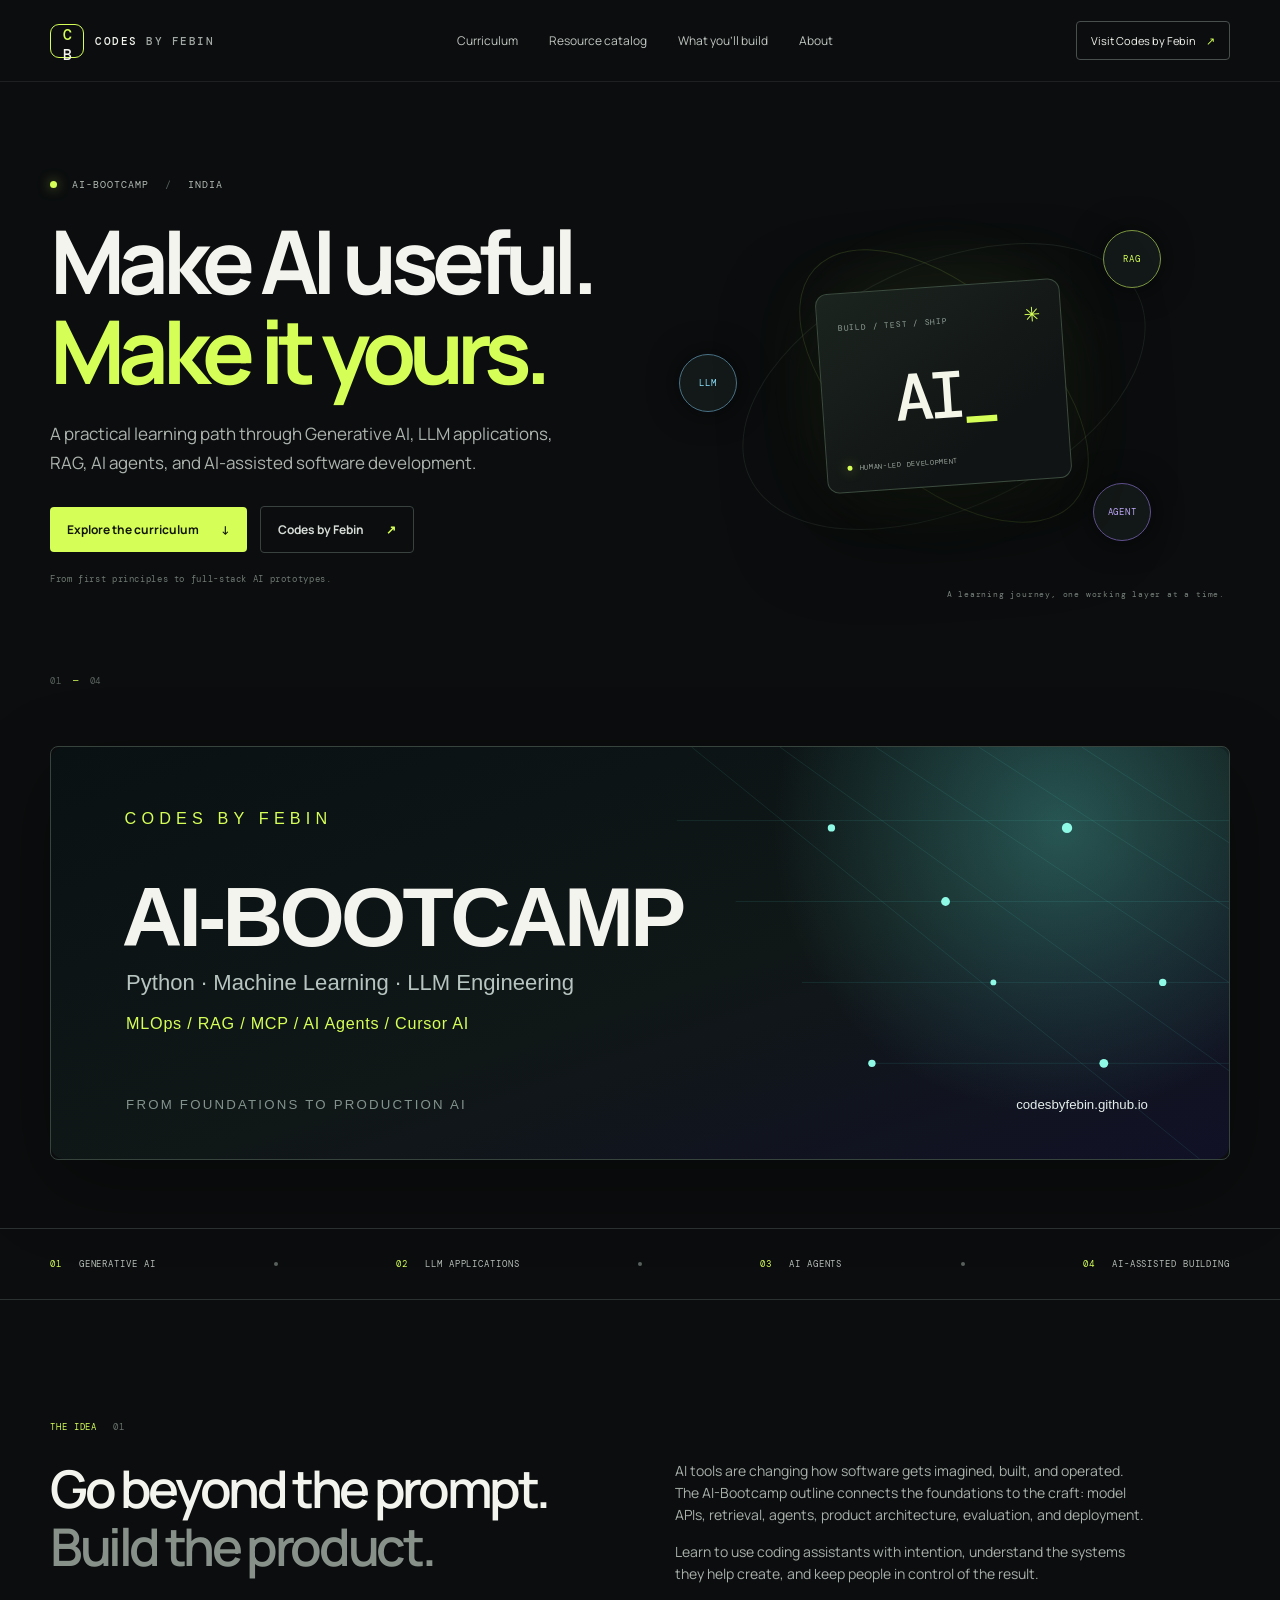
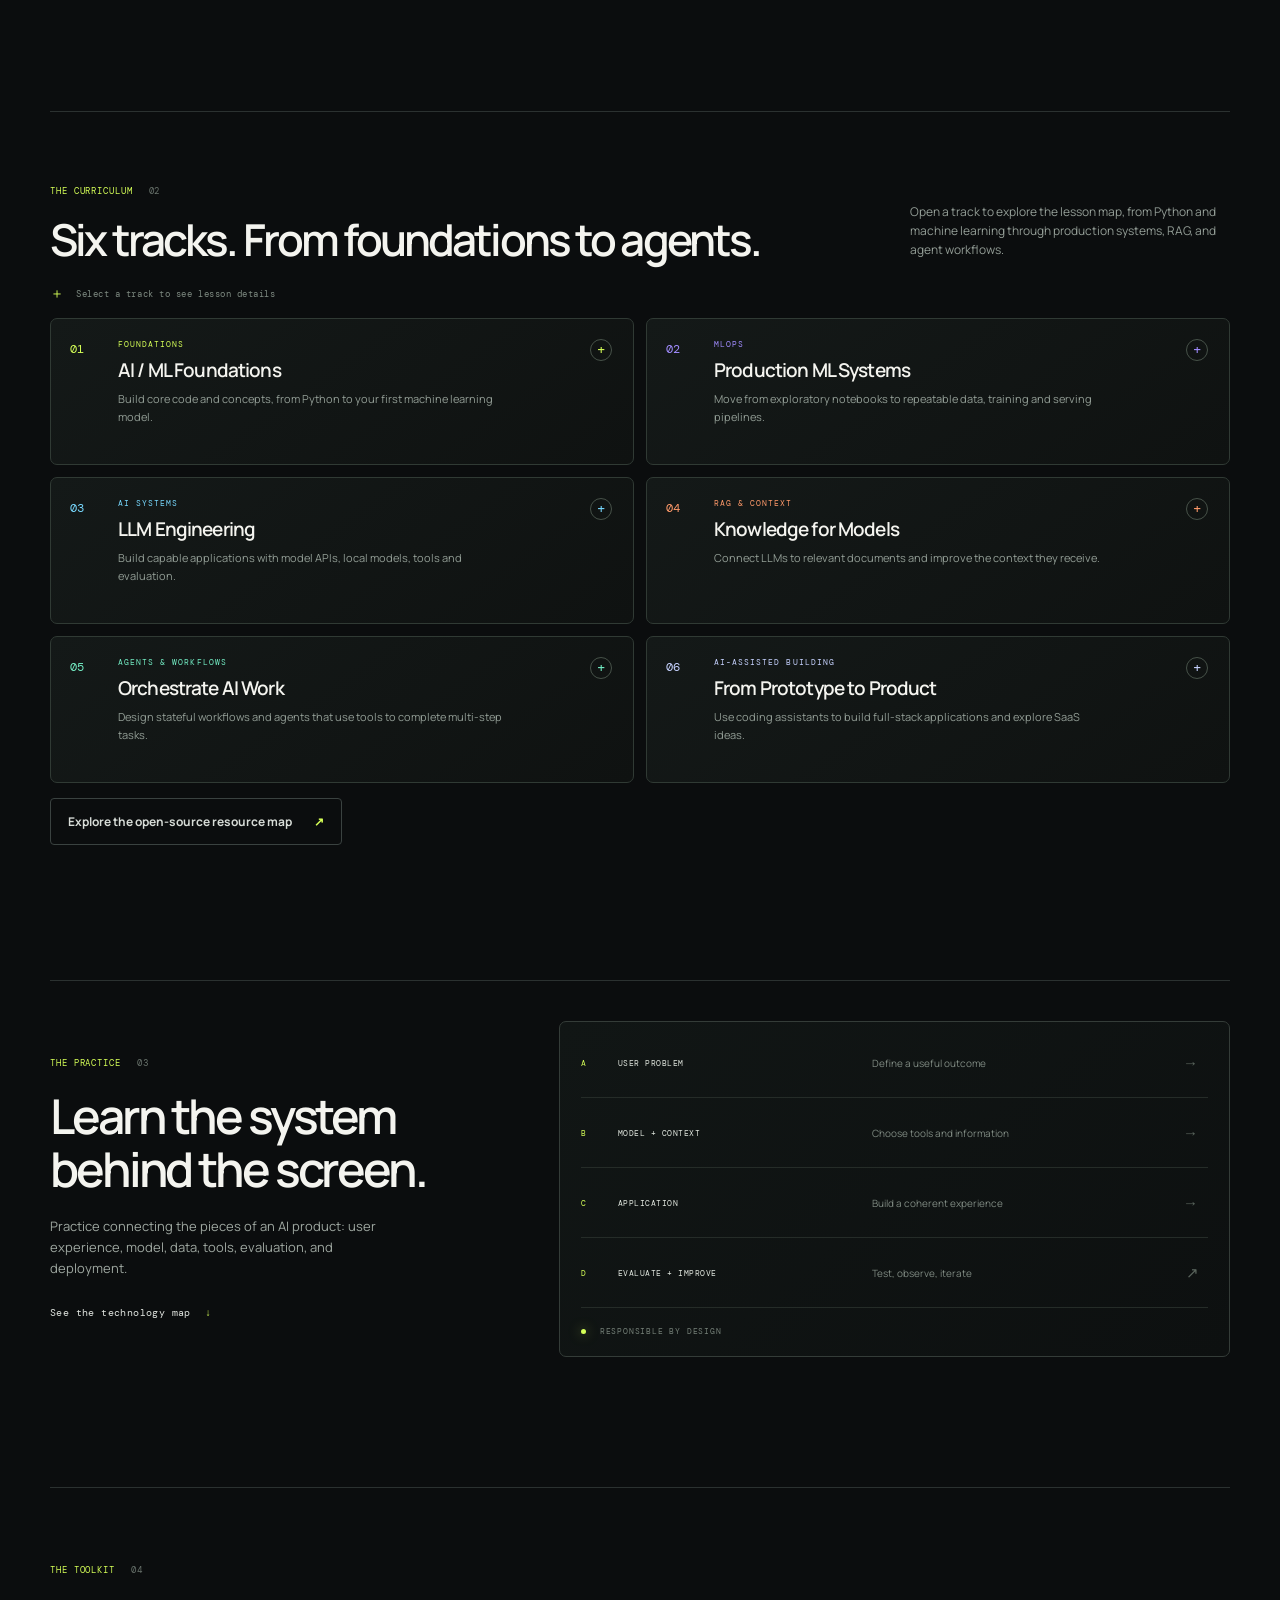
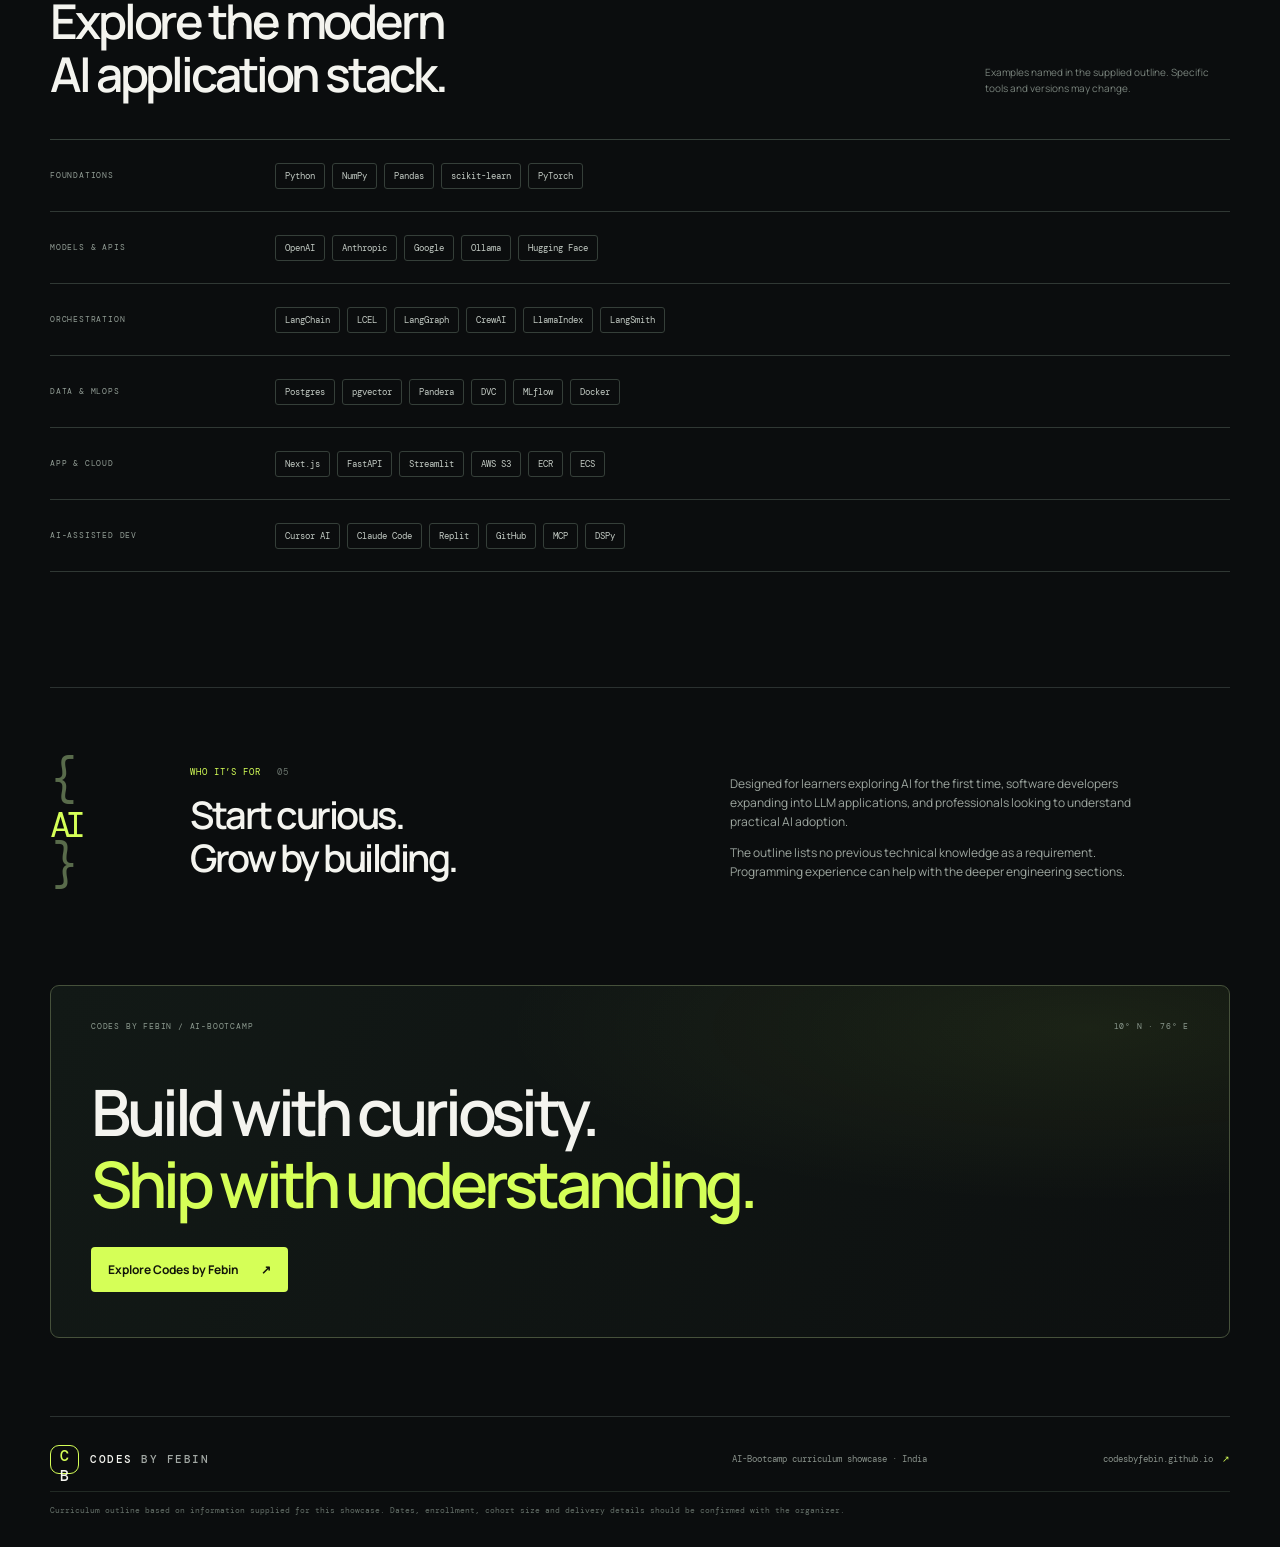
<file: site/index.html>
<!doctype html>
<html lang="en">
  <head>
    <meta charset="utf-8" />
    <meta name="viewport" content="width=device-width, initial-scale=1" />
    <meta name="theme-color" content="#0b0d0e" />
    <meta name="description" content="Explore the AI-Bootcamp curriculum from Codes by Febin: machine learning, LLM applications, RAG, MLOps and AI agents." />
    <title>AI-Bootcamp — Codes by Febin</title>
    <link rel="preconnect" href="https://fonts.googleapis.com" />
    <link rel="preconnect" href="https://fonts.gstatic.com" crossorigin />
    <link href="https://fonts.googleapis.com/css2?family=DM+Mono:wght@400;500&family=Manrope:wght@400;500;600;700;800&display=swap" rel="stylesheet" />
    <link rel="stylesheet" href="./styles.css" />
    <link rel="stylesheet" href="./curriculum.css" />
  </head>
  <body>
    <a class="skip-link" href="#main">Skip to content</a>
    <header class="site-header">
      <a class="brand" href="#top" aria-label="Codes by Febin home">
        <span class="brand-mark" aria-hidden="true">C<span>B</span></span>
        <span class="brand-name">CODES <span>BY FEBIN</span></span>
      </a>
      <nav class="nav" aria-label="Main navigation">
        <a href="#curriculum">Curriculum</a>
        <a href="./catalog.html">Resource catalog</a>
        <a href="#outcomes">What you’ll build</a>
        <a href="#about">About</a>
      </nav>
      <a class="nav-cta" href="https://codesbyfebin.github.io/" target="_blank" rel="noreferrer">Visit Codes by Febin <span aria-hidden="true">↗</span></a>
    </header>

    <main id="main">
      <section class="hero section-wrap" id="top">
        <div class="hero-copy">
          <p class="eyebrow"><span class="live-dot"></span> AI-BOOTCAMP <span class="eyebrow-divider">/</span> INDIA</p>
          <h1>Make AI useful.<br /><span>Make it yours.</span></h1>
          <p class="hero-lede">A practical learning path through Generative AI, LLM applications, RAG, AI agents, and AI-assisted software development.</p>
          <div class="hero-actions">
            <a class="button button-primary" href="#curriculum">Explore the curriculum <span aria-hidden="true">↓</span></a>
            <a class="button button-quiet" href="https://codesbyfebin.github.io/" target="_blank" rel="noreferrer">Codes by Febin <span aria-hidden="true">↗</span></a>
          </div>
          <p class="hero-note">From first principles to full-stack AI prototypes.</p>
        </div>
        <div class="hero-visual" aria-label="Illustration of an AI application workflow">
          <div class="visual-glow"></div>
          <div class="orbit orbit-one"></div><div class="orbit orbit-two"></div>
          <div class="orbit-node node-a"><span>RAG</span></div>
          <div class="orbit-node node-b"><span>AGENT</span></div>
          <div class="orbit-node node-c"><span>LLM</span></div>
          <div class="core-card">
            <div class="core-top"><span class="core-label">BUILD / TEST / SHIP</span><span class="core-spark">✳</span></div>
            <div class="core-symbol">AI<span>_</span></div>
            <div class="core-bottom"><span class="status-dot"></span> HUMAN-LED DEVELOPMENT</div>
          </div>
          <div class="visual-caption">A learning journey, one working layer at a time.</div>
        </div>
        <div class="hero-index" aria-hidden="true">01 <span>—</span> 04</div>
      </section>

      <section class="banner-wrap section-wrap" aria-label="AI-Bootcamp showcase banner">
        <img class="program-banner" src="./assets/ai-bootcamp-banner.svg" alt="AI-Bootcamp by Codes by Febin: Python, machine learning, LLM engineering, MLOps, RAG, MCP and AI agents." />
      </section>

      <section class="signal-strip" aria-label="Boot camp focus areas">
        <div><span>01</span> GENERATIVE AI</div><i></i><div><span>02</span> LLM APPLICATIONS</div><i></i><div><span>03</span> AI AGENTS</div><i></i><div><span>04</span> AI-ASSISTED BUILDING</div>
      </section>

      <section class="intro section-wrap" id="about">
        <div class="section-kicker">THE IDEA <span>01</span></div>
        <div class="intro-grid">
          <h2>Go beyond the prompt.<br /><span>Build the product.</span></h2>
          <div class="intro-text">
            <p>AI tools are changing how software gets imagined, built, and operated. The AI-Bootcamp outline connects the foundations to the craft: model APIs, retrieval, agents, product architecture, evaluation, and deployment.</p>
            <p>Learn to use coding assistants with intention, understand the systems they help create, and keep people in control of the result.</p>
          </div>
        </div>
      </section>

      <section class="curriculum section-wrap" id="curriculum">
        <div class="section-heading">
          <div><div class="section-kicker">THE CURRICULUM <span>02</span></div><h2>Six tracks. From foundations to agents.</h2></div>
          <p>Open a track to explore the lesson map, from Python and machine learning through production systems, RAG, and agent workflows.</p>
        </div>
        <p class="track-hint"><span aria-hidden="true">＋</span> Select a track to see lesson details</p>
        <div class="track-grid">
          <details class="track-card track-lime">
            <summary><span class="track-number">01</span><span class="track-summary"><span class="track-label">FOUNDATIONS</span><strong>AI / ML Foundations</strong><small>Build core code and concepts, from Python to your first machine learning model.</small></span><span class="track-toggle" aria-hidden="true">+</span></summary>
            <ol class="lesson-list">
              <li><b>Python Essentials for AI Engineering</b><span>Data structures, functional patterns, typing, JSON, pathlib, NumPy and Pandas.</span></li>
              <li><b>Mathematics is the Language of AI</b><span>Linear algebra, calculus and probability through practical Python examples.</span></li>
              <li><b>Start Simple: Linear Models</b><span>Build and evaluate an interpretable regression baseline with real data.</span></li>
              <li><b>Essential PyTorch</b><span>Tensors, autograd, data loading, optimizers and complete training loops.</span></li>
            </ol>
          </details>
          <details class="track-card track-violet">
            <summary><span class="track-number">02</span><span class="track-summary"><span class="track-label">MLOPS</span><strong>Production ML Systems</strong><small>Move from exploratory notebooks to repeatable data, training and serving pipelines.</small></span><span class="track-toggle" aria-hidden="true">+</span></summary>
            <ol class="lesson-list">
              <li><b>Understanding Your Data</b><span>Explore distributions, missing values and outliers with Pandas and Seaborn.</span></li>
              <li><b>Data Validation and Pipelines</b><span>Use Pandera, scikit-learn Pipelines and DVC to make preprocessing reliable.</span></li>
              <li><b>Reproducible Training</b><span>Build DVC pipelines, track experiments in MLflow and tune LightGBM models.</span></li>
              <li><b>Model to Service</b><span>Serve a trained model with FastAPI and package it with Docker.</span></li>
              <li><b>Cloud Deployment with AWS</b><span>Work with S3, ECR, ECS and EC2 deployment building blocks.</span></li>
            </ol>
          </details>
          <details class="track-card track-blue">
            <summary><span class="track-number">03</span><span class="track-summary"><span class="track-label">AI SYSTEMS</span><strong>LLM Engineering</strong><small>Build capable applications with model APIs, local models, tools and evaluation.</small></span><span class="track-toggle" aria-hidden="true">+</span></summary>
            <ol class="lesson-list">
              <li><b>Run Models Locally</b><span>Get started with Ollama for private, local AI development.</span></li>
              <li><b>Prompt Engineering</b><span>Use a structured prompt template to improve model instructions.</span></li>
              <li><b>APIs, Structured Output and Tools</b><span>Connect model calls to application logic and typed responses.</span></li>
              <li><b>LangChain Foundations</b><span>Build prompts, Pydantic outputs and a small document RAG pipeline.</span></li>
              <li><b>Model Context Protocol</b><span>Create Python MCP servers and clients, then build a practical todo agent.</span></li>
              <li><b>Dataset Distillation</b><span>Use a teacher model to label data for specialized training and evaluation.</span></li>
              <li><b>Automated Prompt Engineering</b><span>Explore DSPy optimization for a sentiment-analysis workflow.</span></li>
              <li><b>Evaluating LLMs</b><span>Measure quality and reliability rather than relying on impressions.</span></li>
              <li><b>Fine-Tuning LLMs</b><span>Follow a QLoRA workflow from data preparation to evaluation and Hub deployment.</span></li>
            </ol>
          </details>
          <details class="track-card track-orange">
            <summary><span class="track-number">04</span><span class="track-summary"><span class="track-label">RAG &amp; CONTEXT</span><strong>Knowledge for Models</strong><small>Connect LLMs to relevant documents and improve the context they receive.</small></span><span class="track-toggle" aria-hidden="true">+</span></summary>
            <ol class="lesson-list">
              <li><b>Build a Chatbot with Memory</b><span>Create a conversational wellness-coach prototype with LangChain and Streamlit.</span></li>
              <li><b>Cache-Augmented Generation</b><span>Build a local CAG system with LangChain and Ollama.</span></li>
              <li><b>Document Processing</b><span>Extract structured knowledge from PDFs, including images and tables.</span></li>
              <li><b>Effective Chunking</b><span>Compare structure-aware, semantic and model-assisted chunking strategies.</span></li>
              <li><b>Embeddings and Vector Search</b><span>Create semantic search with embeddings and Supabase pgvector.</span></li>
              <li><b>Retrieving the Right Context</b><span>Combine BM25, vector search, reranking and query reformulation such as HyDE.</span></li>
              <li><b>Build a RAG System</b><span>Bring document processing, hybrid search and a local LLM together.</span></li>
            </ol>
          </details>
          <details class="track-card track-mint">
            <summary><span class="track-number">05</span><span class="track-summary"><span class="track-label">AGENTS &amp; WORKFLOWS</span><strong>Orchestrate AI Work</strong><small>Design stateful workflows and agents that use tools to complete multi-step tasks.</small></span><span class="track-toggle" aria-hidden="true">+</span></summary>
            <ol class="lesson-list">
              <li><b>LangGraph: Workflows and Agents</b><span>Build a support-ticket system and compare controlled workflows with flexible agents.</span></li>
              <li><b>Agentic Workflow</b><span>Analyze Reddit posts and generate a report using local models.</span></li>
              <li><b>Talk to Your Database</b><span>Build a database agent with a local LLM, LangChain and Ollama.</span></li>
              <li><b>Local MCP Knowledge Agent</b><span>Make a local-first assistant that can chat with personal files.</span></li>
              <li><b>Agentic RAG Analyst Team</b><span>Coordinate retrieval from market APIs and SEC filings for finance questions.</span></li>
            </ol>
          </details>
          <details class="track-card track-slate">
            <summary><span class="track-number">06</span><span class="track-summary"><span class="track-label">AI-ASSISTED BUILDING</span><strong>From Prototype to Product</strong><small>Use coding assistants to build full-stack applications and explore SaaS ideas.</small></span><span class="track-toggle" aria-hidden="true">+</span></summary>
            <ol class="lesson-list">
              <li><b>Cursor AI and Coding Assistants</b><span>Plan changes, manage context and review generated code with care.</span></li>
              <li><b>Rapid Prototyping</b><span>Explore tools such as v0, Replit and simplified backend services.</span></li>
              <li><b>Full-Stack AI Applications</b><span>Combine a frontend, model API, data store and deployment workflow.</span></li>
              <li><b>LLMOps in Practice</b><span>Bring together testing, evaluation, observability and iteration.</span></li>
            </ol>
          </details>
        </div>
      
        <p><a class="button button-quiet" href="https://github.com/CodesbyFebin/-AI-BOOTCAMP-2026/blob/main/docs/RESOURCE_MAP.md">Explore the open-source resource map <span aria-hidden="true">↗</span></a></p></section>

      <section class="build section-wrap" id="outcomes">
        <div class="build-copy">
          <div class="section-kicker">THE PRACTICE <span>03</span></div>
          <h2>Learn the system<br />behind the screen.</h2>
          <p>Practice connecting the pieces of an AI product: user experience, model, data, tools, evaluation, and deployment.</p>
          <a class="text-link" href="#stack">See the technology map <span aria-hidden="true">↓</span></a>
        </div>
        <div class="workflow" aria-label="AI product workflow">
          <div class="workflow-row"><span class="workflow-index">A</span><span class="workflow-name">USER PROBLEM</span><span class="workflow-desc">Define a useful outcome</span><span class="workflow-arrow">→</span></div>
          <div class="workflow-row"><span class="workflow-index">B</span><span class="workflow-name">MODEL + CONTEXT</span><span class="workflow-desc">Choose tools and information</span><span class="workflow-arrow">→</span></div>
          <div class="workflow-row"><span class="workflow-index">C</span><span class="workflow-name">APPLICATION</span><span class="workflow-desc">Build a coherent experience</span><span class="workflow-arrow">→</span></div>
          <div class="workflow-row"><span class="workflow-index">D</span><span class="workflow-name">EVALUATE + IMPROVE</span><span class="workflow-desc">Test, observe, iterate</span><span class="workflow-arrow">↗</span></div>
          <div class="workflow-foot"><span class="workflow-led"></span> RESPONSIBLE BY DESIGN</div>
        </div>
      </section>

      <section class="stack section-wrap" id="stack">
        <div class="section-kicker">THE TOOLKIT <span>04</span></div>
        <div class="stack-heading"><h2>Explore the modern<br />AI application stack.</h2><p>Examples named in the supplied outline. Specific tools and versions may change.</p></div>
        <div class="stack-list">
          <div class="stack-row"><span class="stack-label">FOUNDATIONS</span><div class="chips"><span>Python</span><span>NumPy</span><span>Pandas</span><span>scikit-learn</span><span>PyTorch</span></div></div>
          <div class="stack-row"><span class="stack-label">MODELS &amp; APIS</span><div class="chips"><span>OpenAI</span><span>Anthropic</span><span>Google</span><span>Ollama</span><span>Hugging Face</span></div></div>
          <div class="stack-row"><span class="stack-label">ORCHESTRATION</span><div class="chips"><span>LangChain</span><span>LCEL</span><span>LangGraph</span><span>CrewAI</span><span>LlamaIndex</span><span>LangSmith</span></div></div>
          <div class="stack-row"><span class="stack-label">DATA &amp; MLOPS</span><div class="chips"><span>Postgres</span><span>pgvector</span><span>Pandera</span><span>DVC</span><span>MLflow</span><span>Docker</span></div></div>
          <div class="stack-row"><span class="stack-label">APP &amp; CLOUD</span><div class="chips"><span>Next.js</span><span>FastAPI</span><span>Streamlit</span><span>AWS S3</span><span>ECR</span><span>ECS</span></div></div>
          <div class="stack-row"><span class="stack-label">AI-ASSISTED DEV</span><div class="chips"><span>Cursor AI</span><span>Claude Code</span><span>Replit</span><span>GitHub</span><span>MCP</span><span>DSPy</span></div></div>
        </div>
      </section>

      <section class="audience section-wrap">
        <div class="audience-mark" aria-hidden="true">{<br /><span>AI</span><br />}</div>
        <div><div class="section-kicker">WHO IT’S FOR <span>05</span></div><h2>Start curious.<br />Grow by building.</h2></div>
        <div class="audience-copy"><p>Designed for learners exploring AI for the first time, software developers expanding into LLM applications, and professionals looking to understand practical AI adoption.</p><p>The outline lists no previous technical knowledge as a requirement. Programming experience can help with the deeper engineering sections.</p></div>
      </section>

      <section class="closing section-wrap">
        <div class="closing-top"><span class="closing-label">CODES BY FEBIN / AI-BOOTCAMP</span><span class="closing-coordinate">10° N · 76° E</span></div>
        <h2>Build with curiosity.<br /><span>Ship with understanding.</span></h2>
        <a class="button button-primary" href="https://codesbyfebin.github.io/" target="_blank" rel="noreferrer">Explore Codes by Febin <span aria-hidden="true">↗</span></a>
      </section>
    </main>

    <footer class="site-footer section-wrap">
      <a class="brand footer-brand" href="#top" aria-label="Back to top">
        <span class="brand-mark" aria-hidden="true">C<span>B</span></span><span class="brand-name">CODES <span>BY FEBIN</span></span>
      </a>
      <p>AI-Bootcamp curriculum showcase · India</p>
      <a class="footer-link" href="https://codesbyfebin.github.io/" target="_blank" rel="noreferrer">codesbyfebin.github.io <span aria-hidden="true">↗</span></a>
      <small>Curriculum outline based on information supplied for this showcase. Dates, enrollment, cohort size and delivery details should be confirmed with the organizer.</small>
    </footer>
  </body>
</html>
</file>
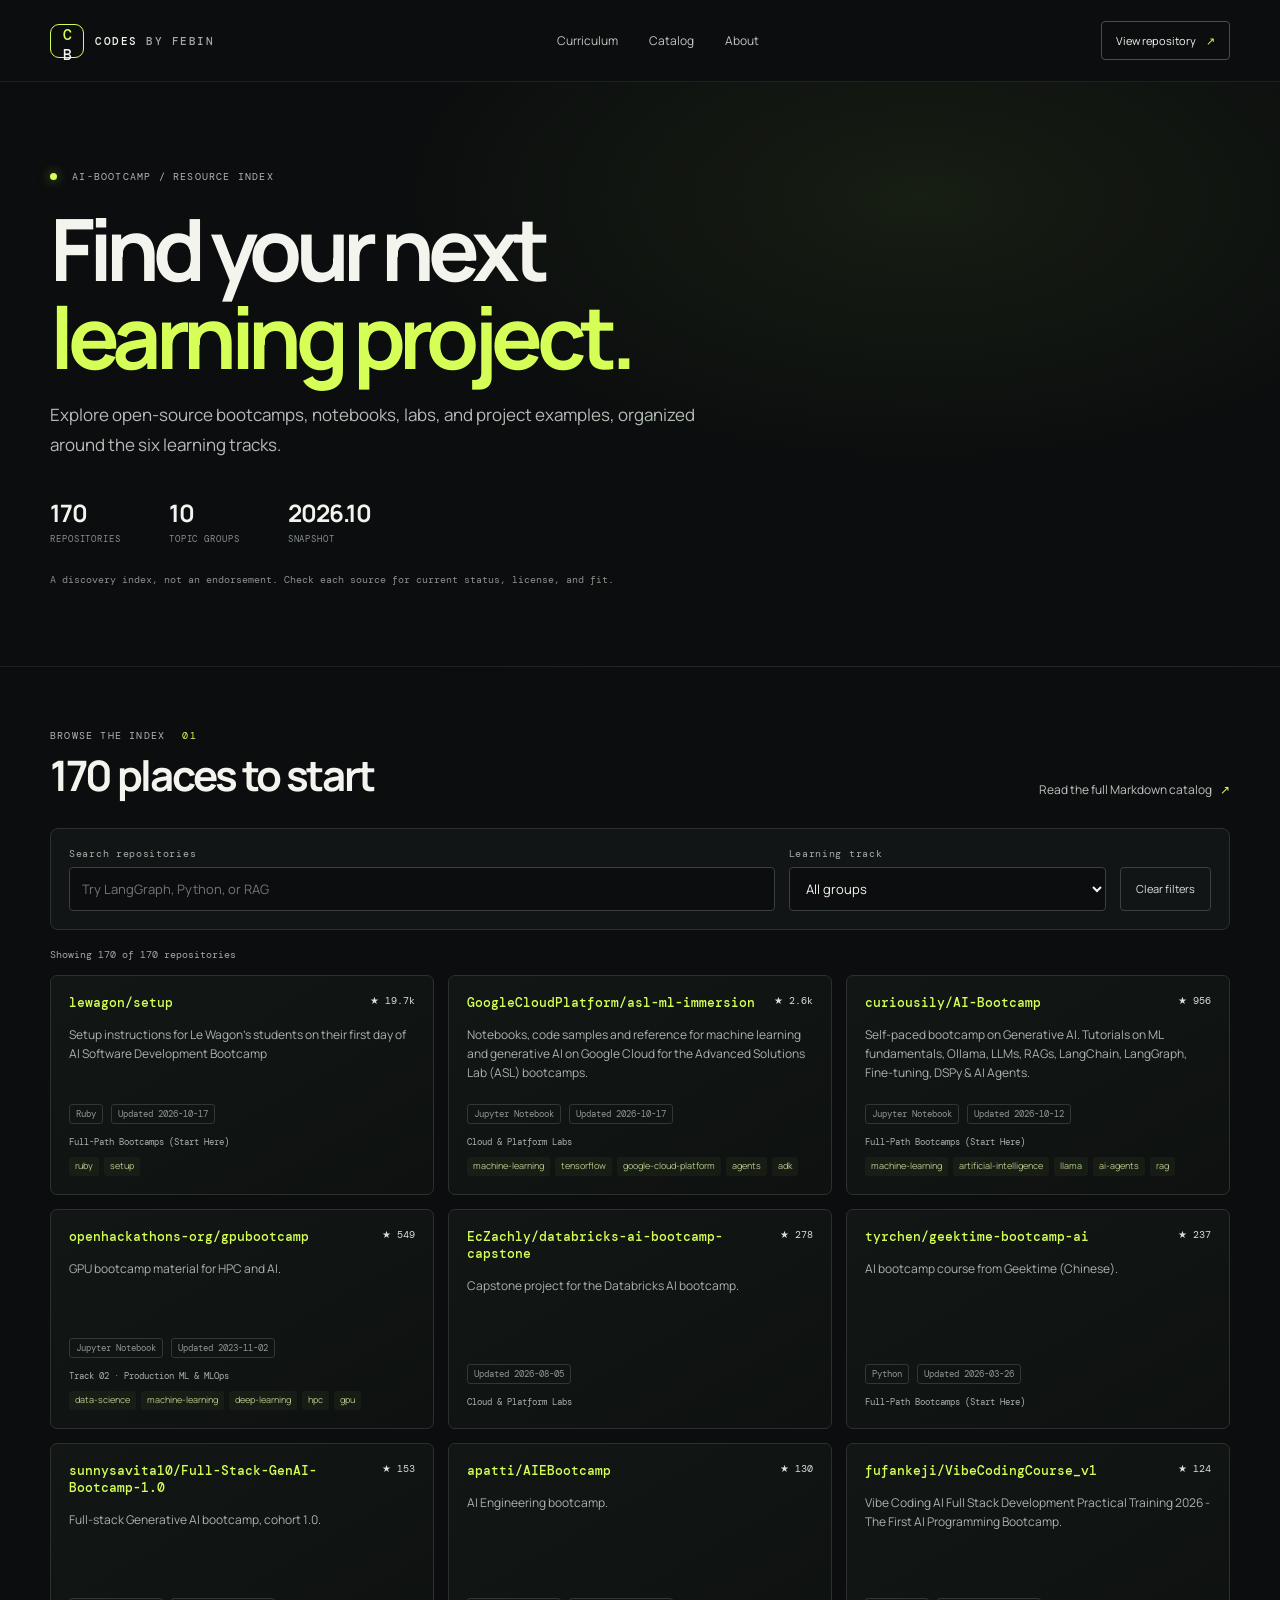
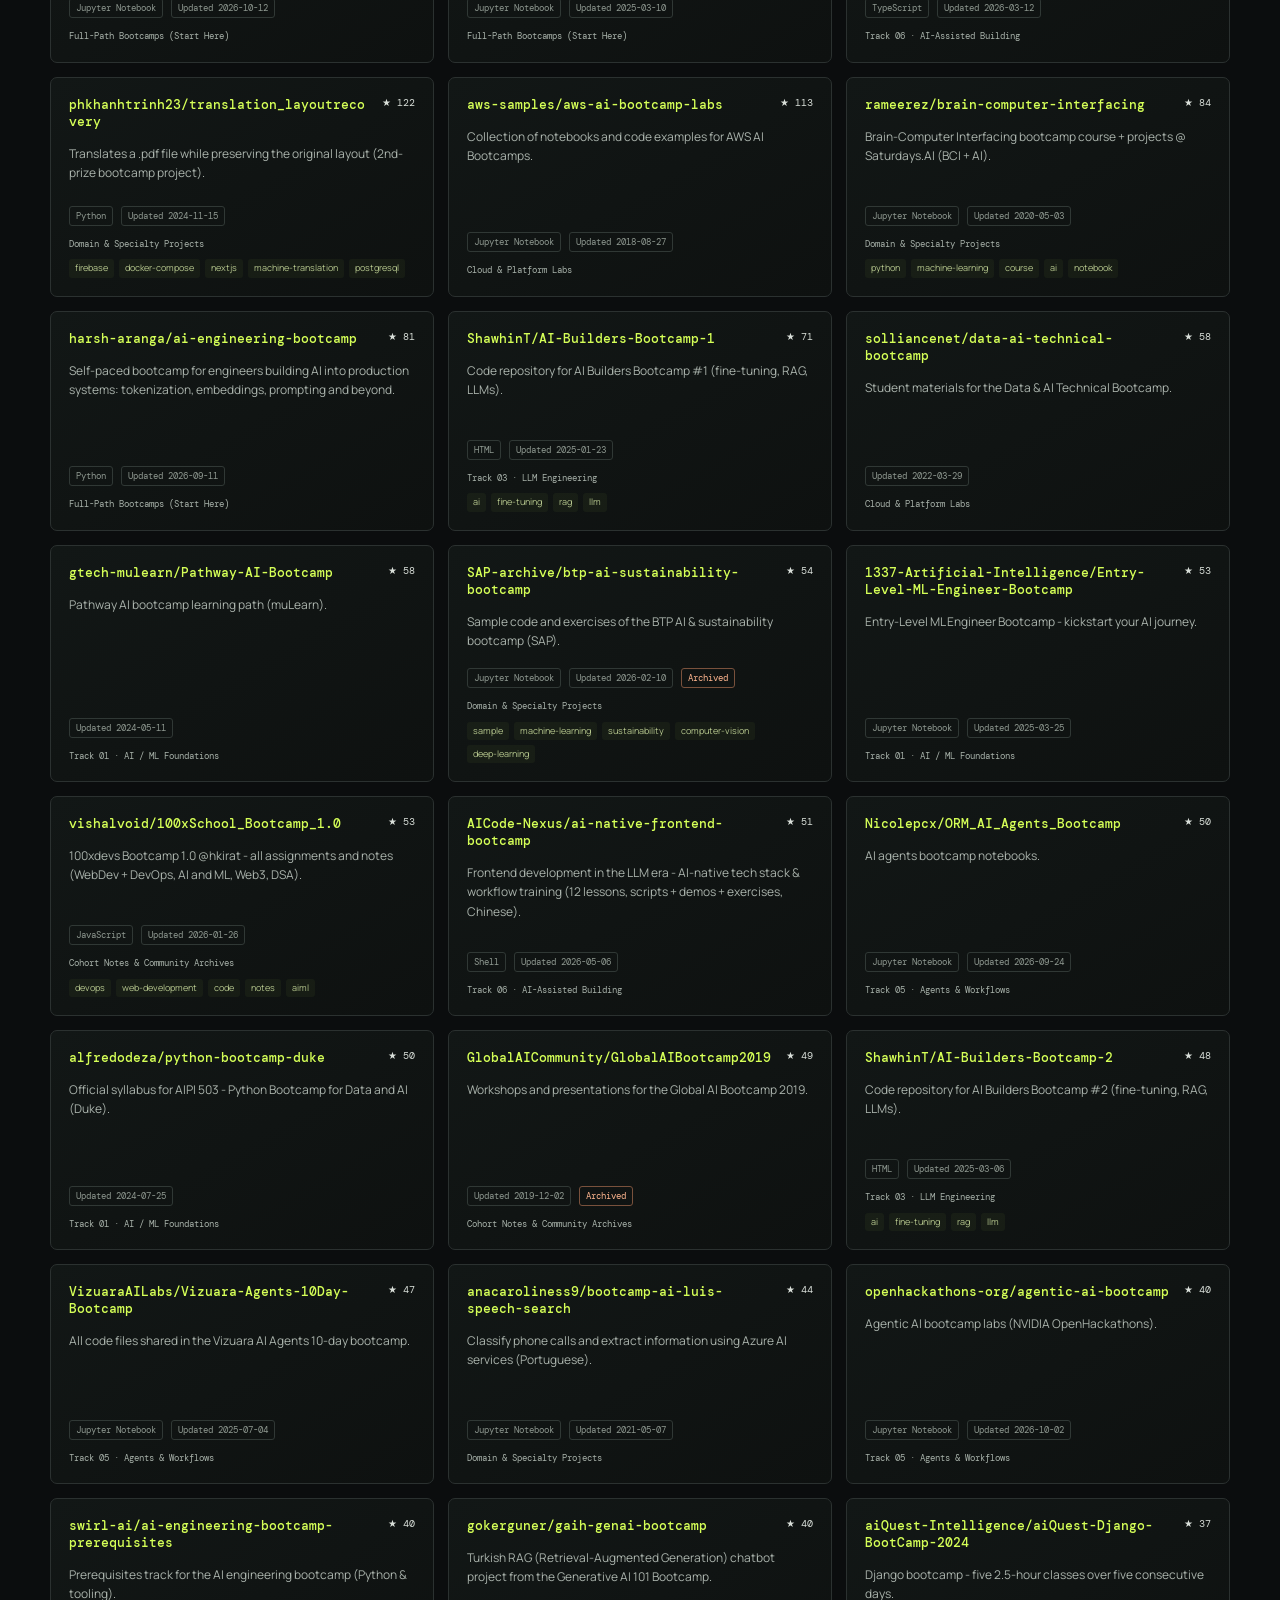
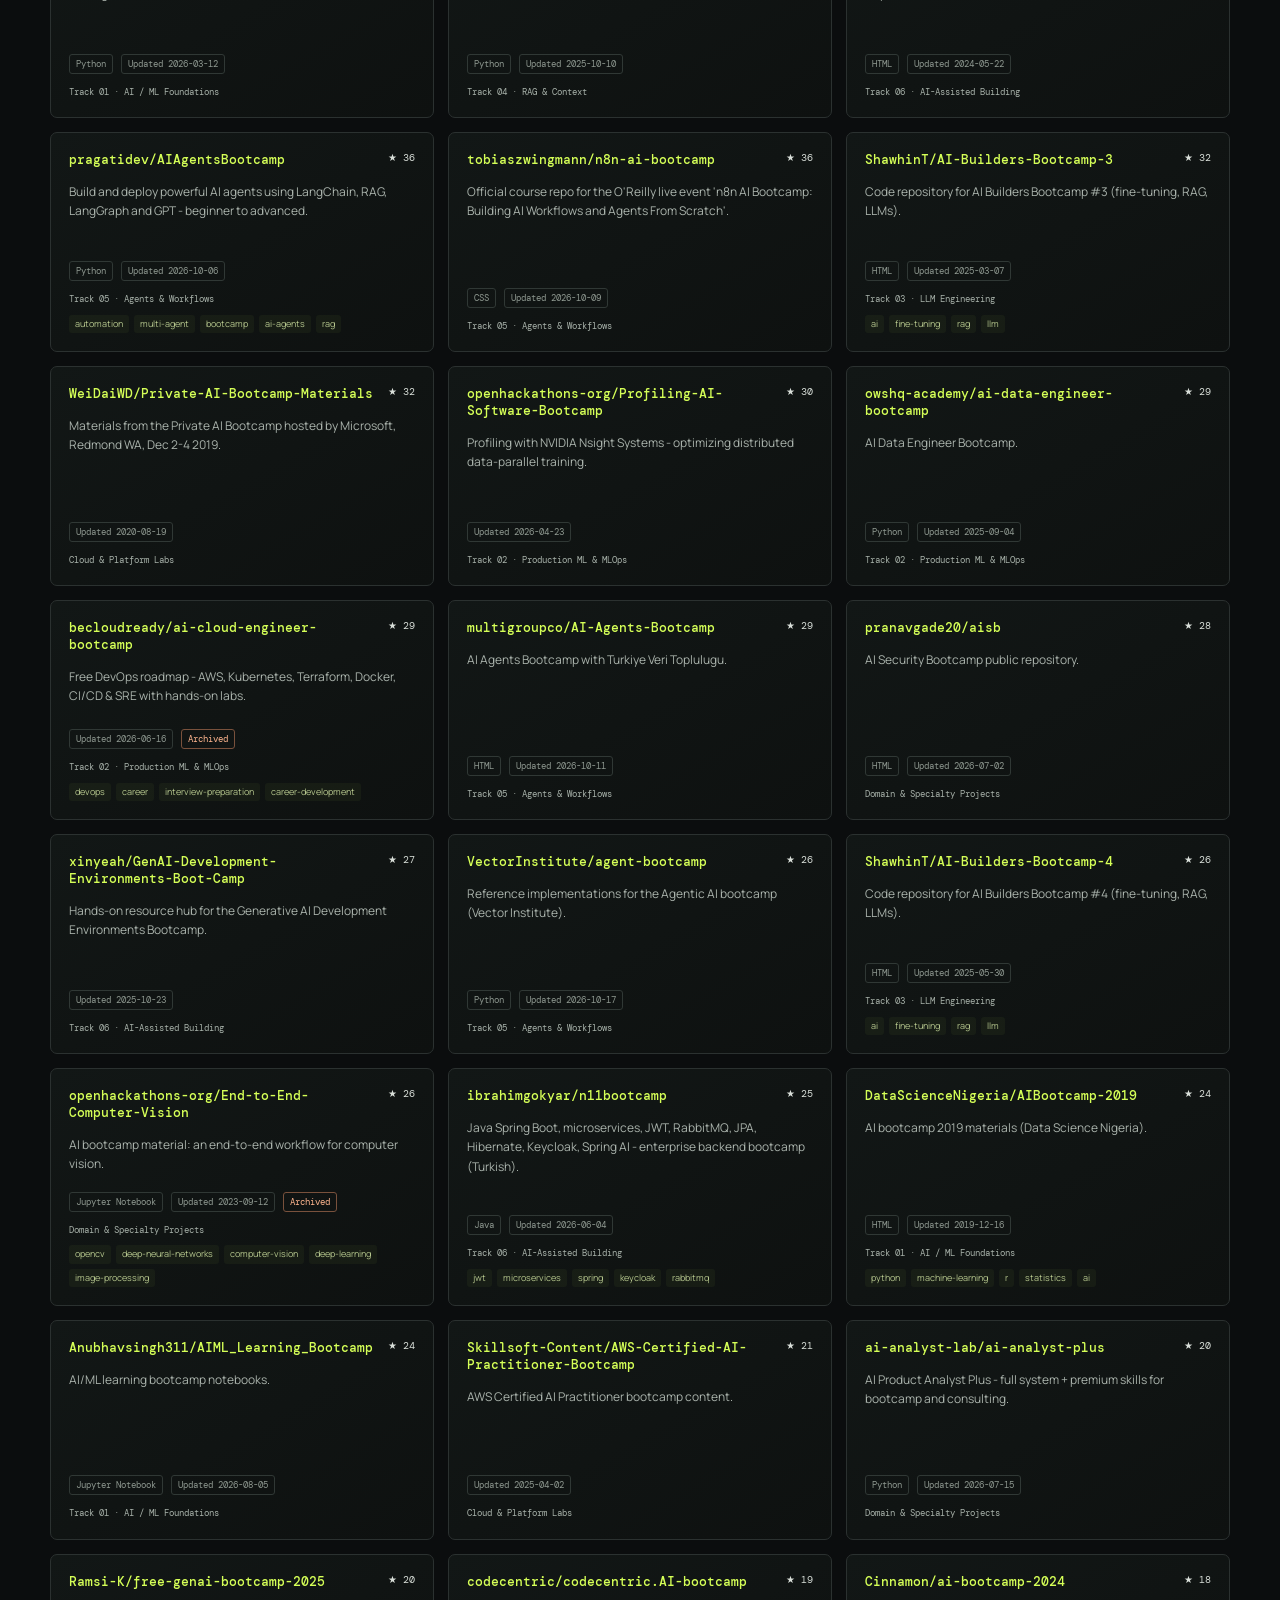
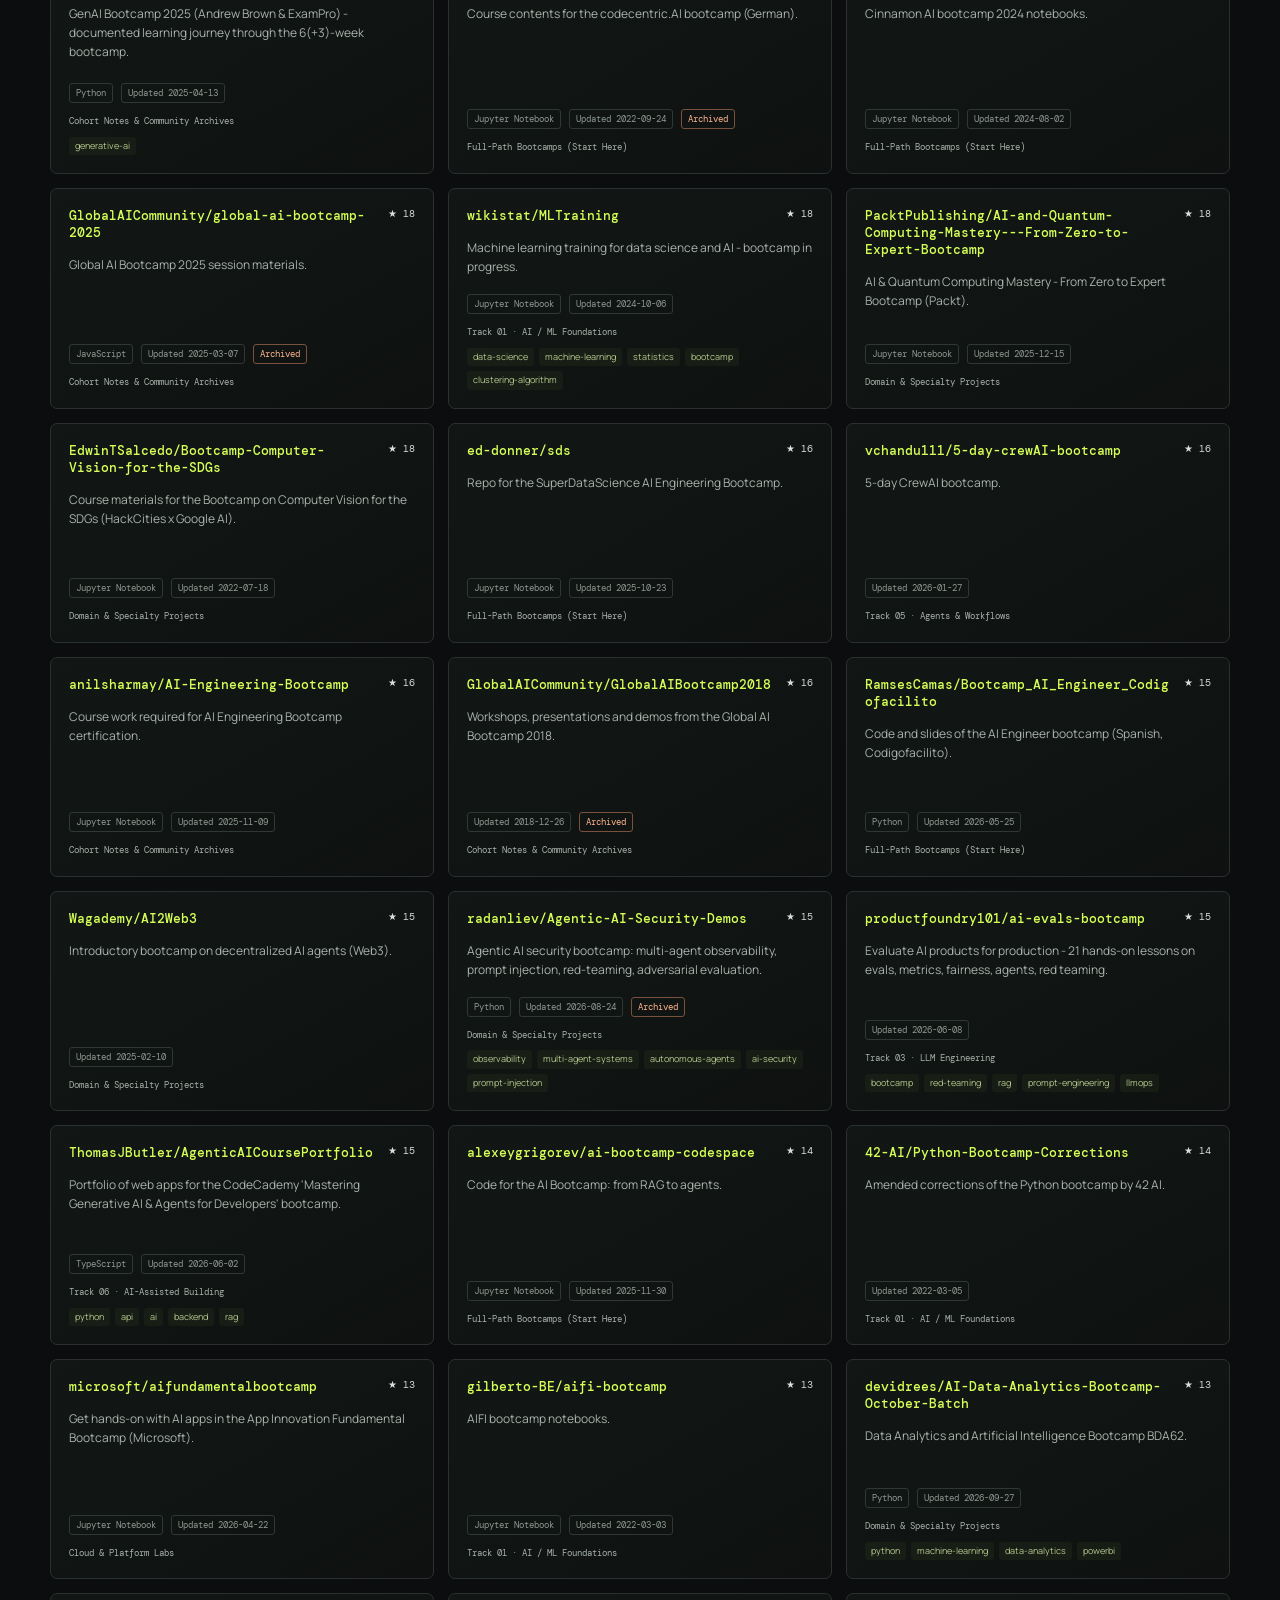
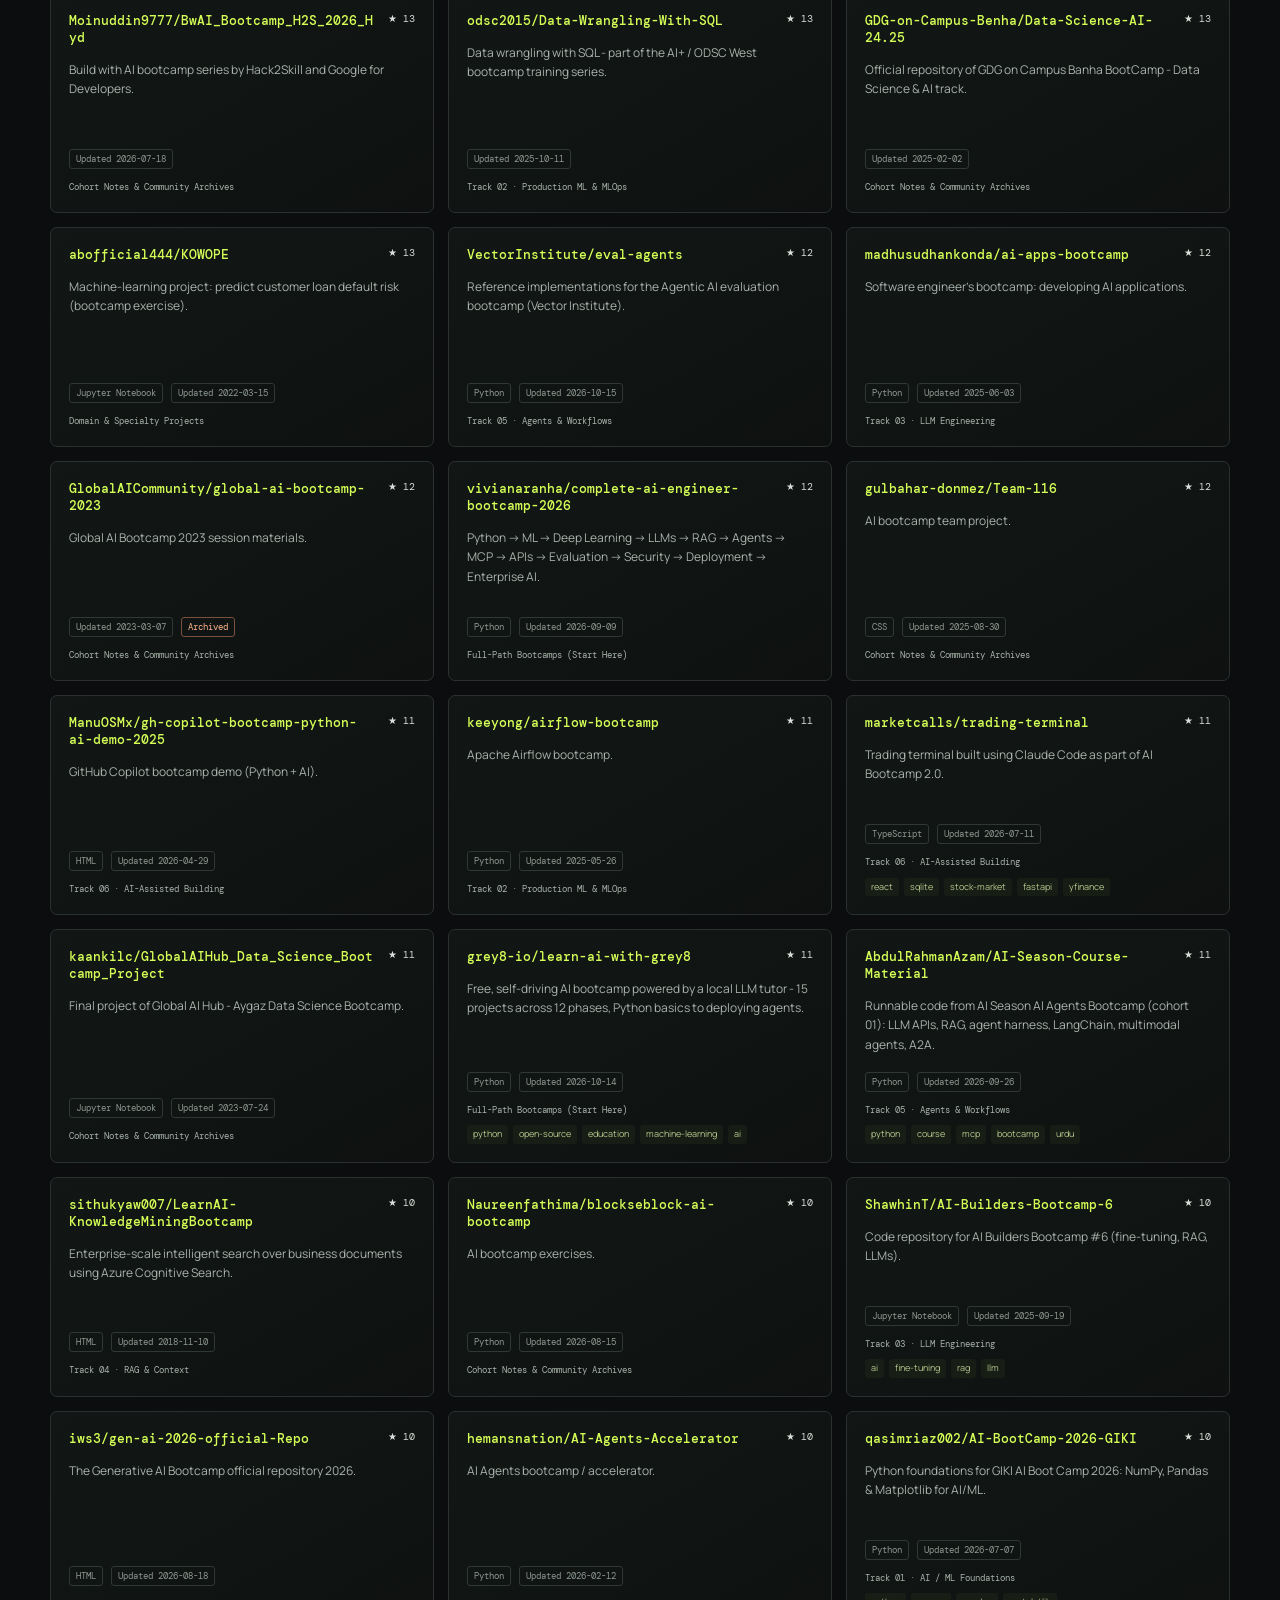
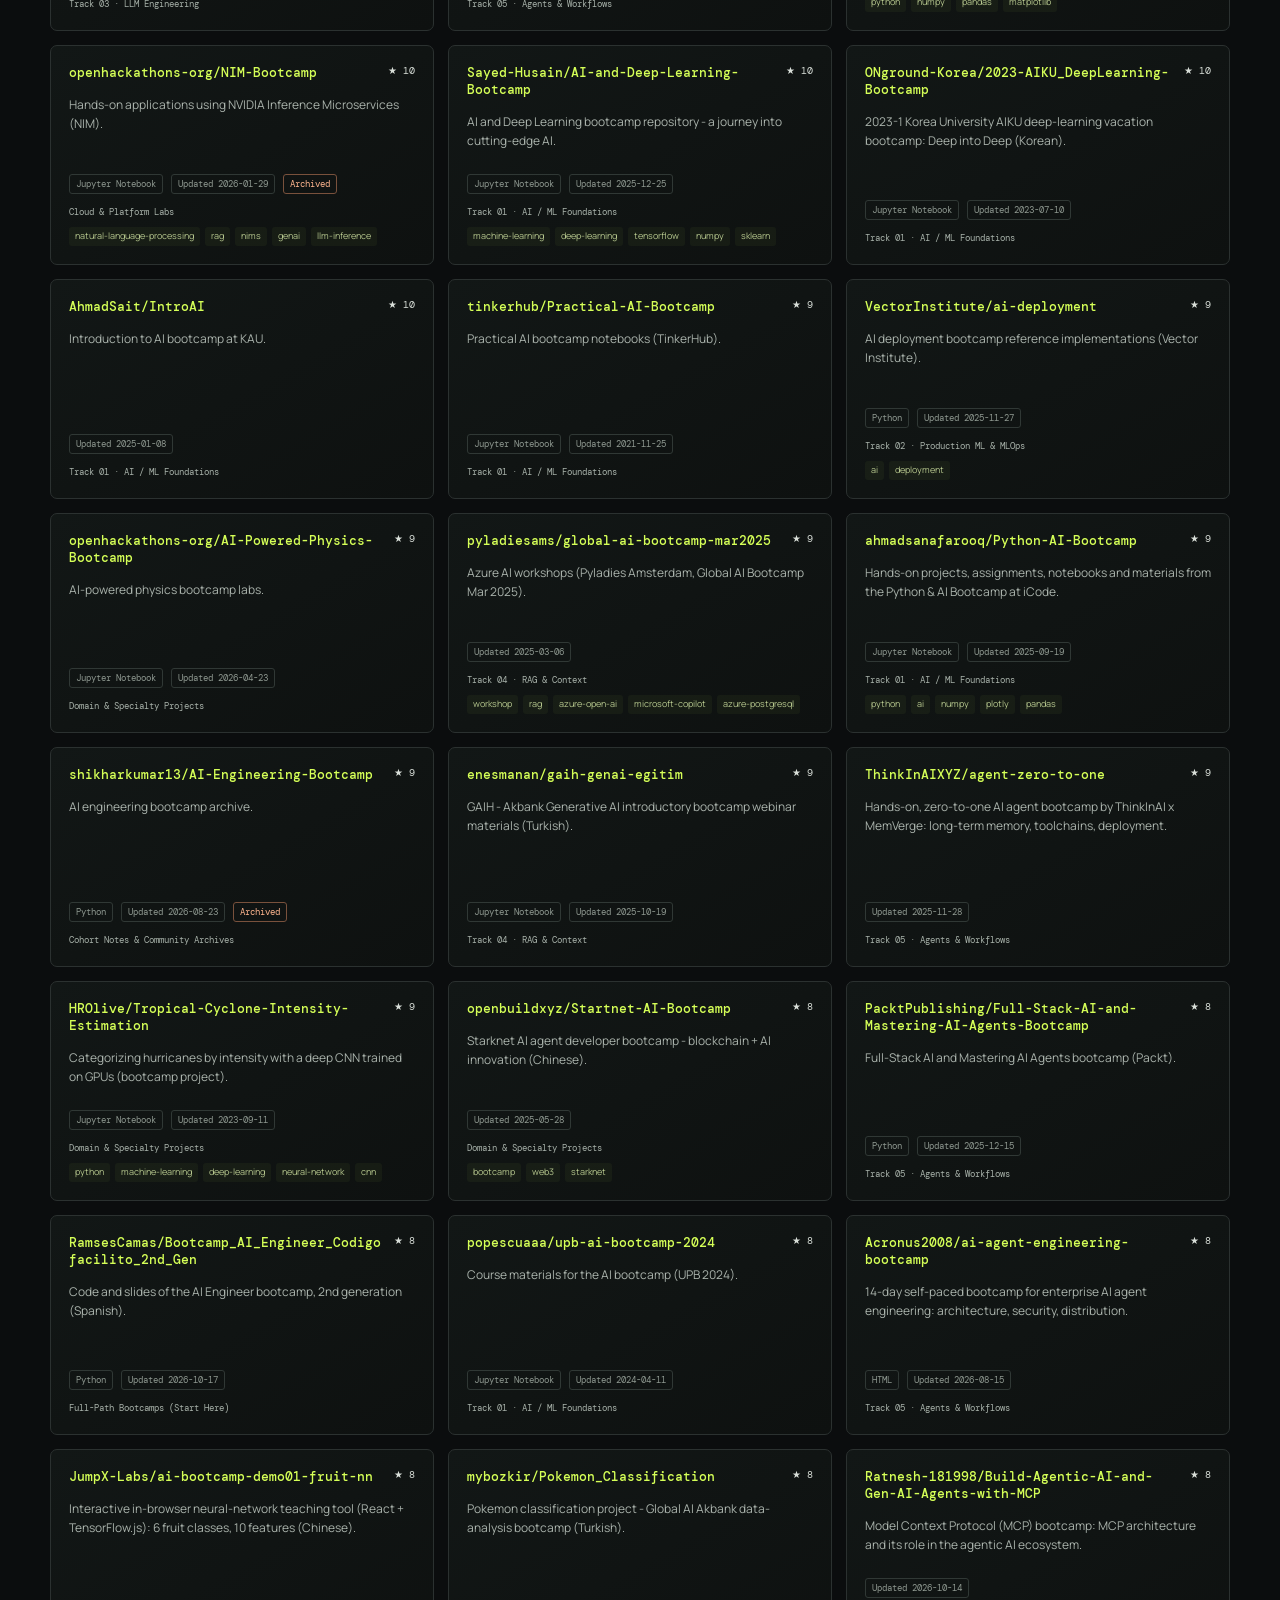
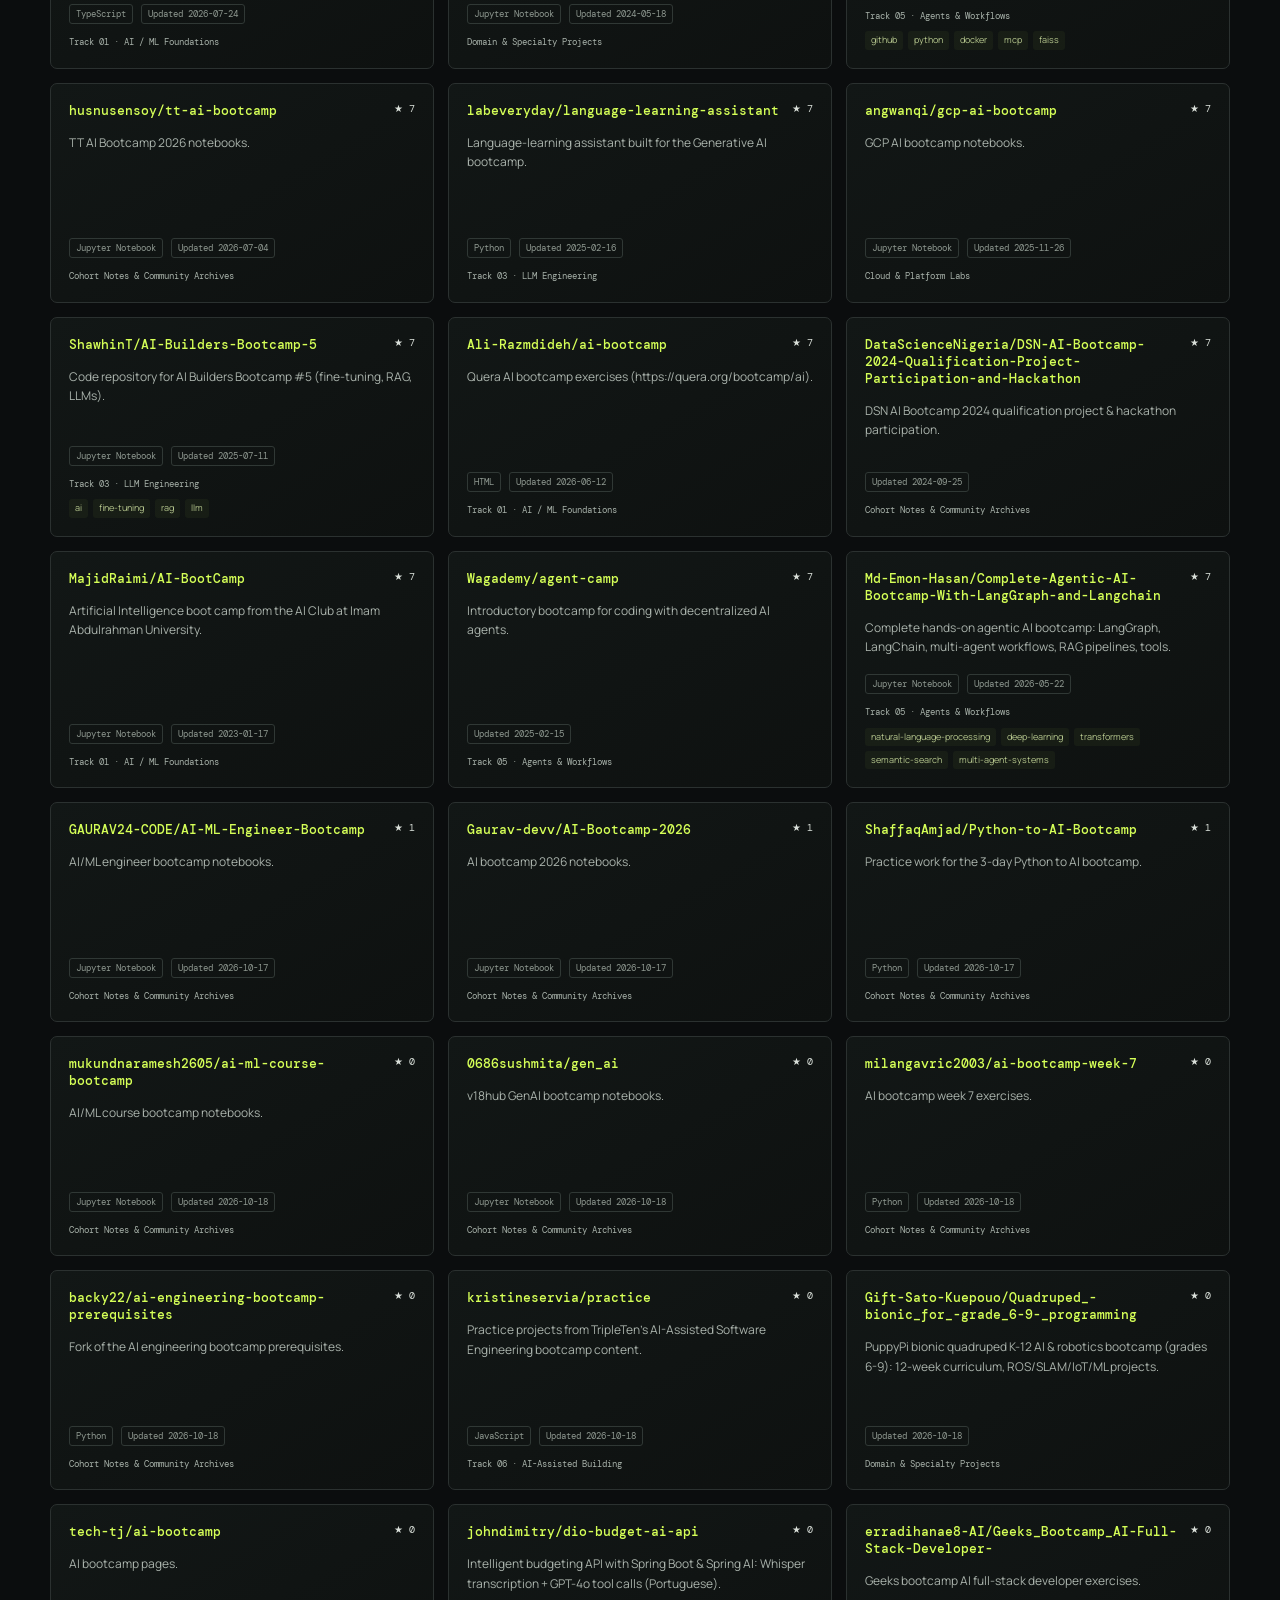
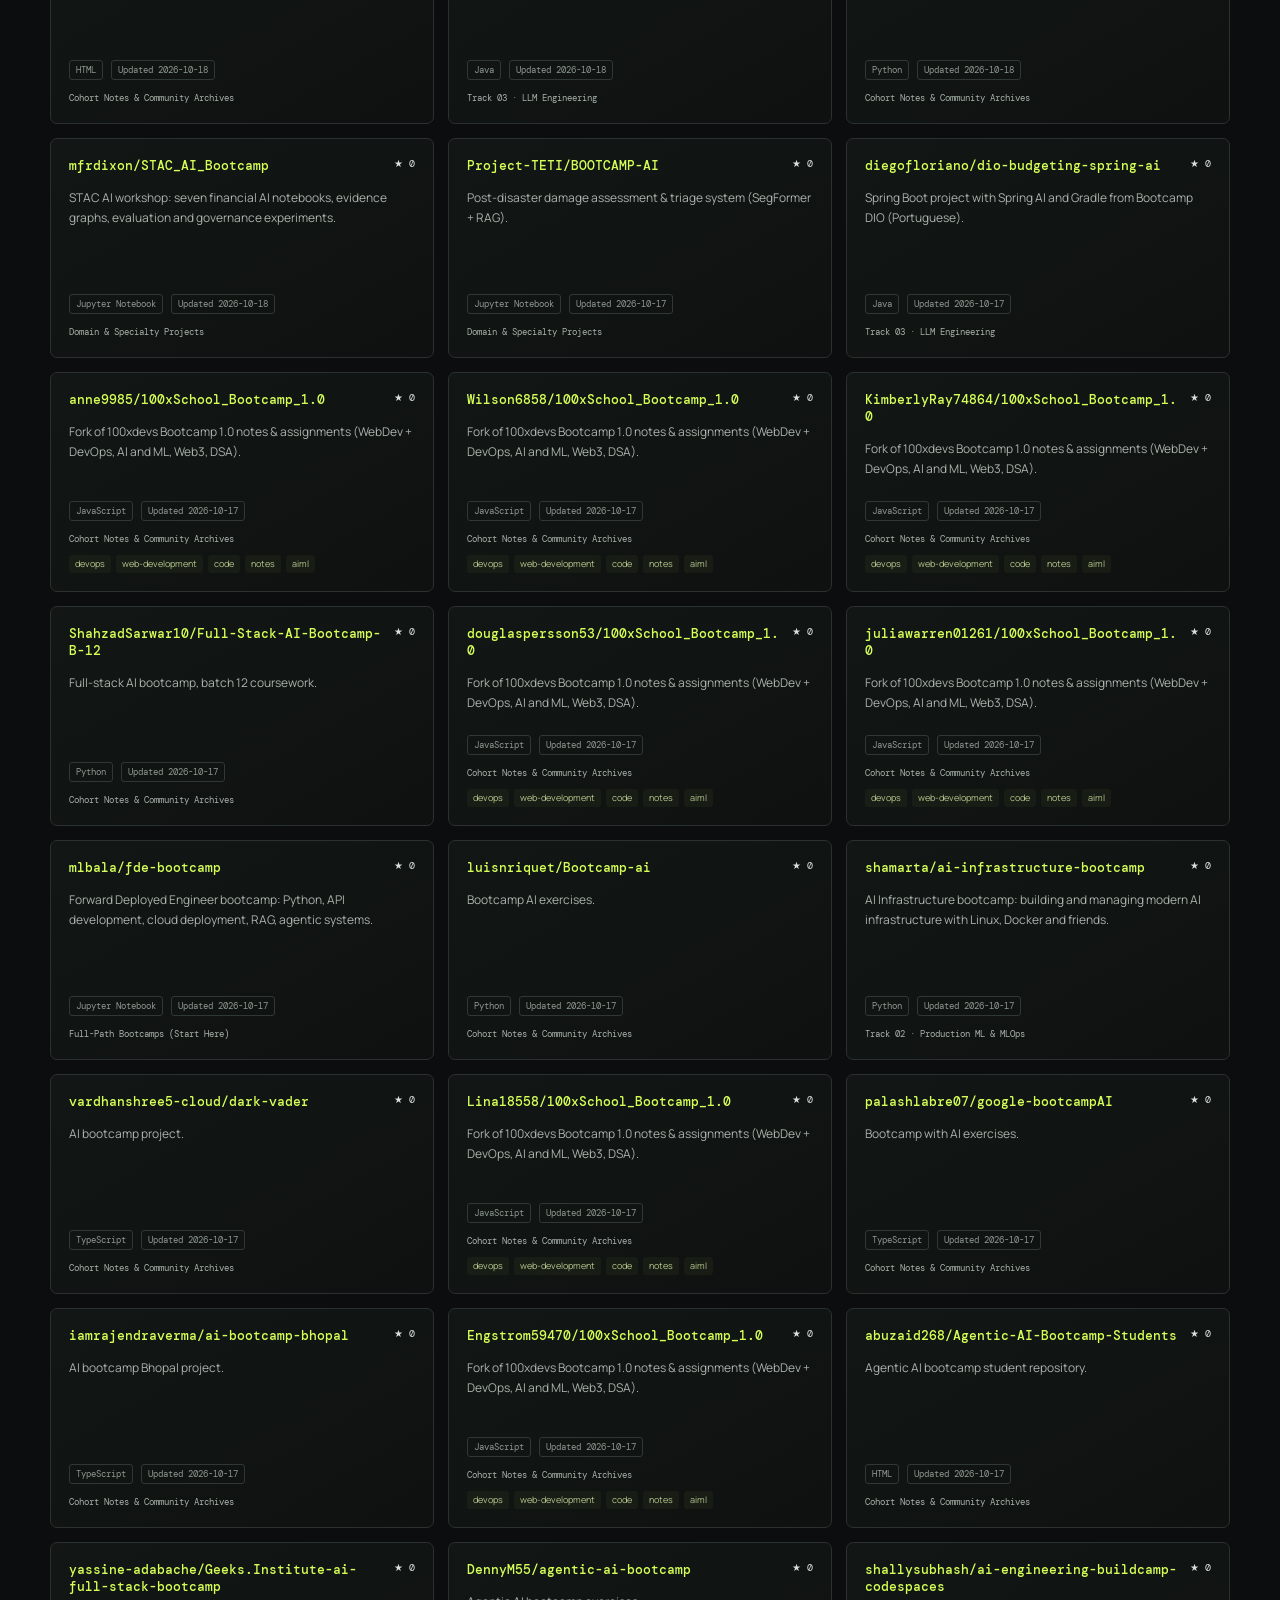
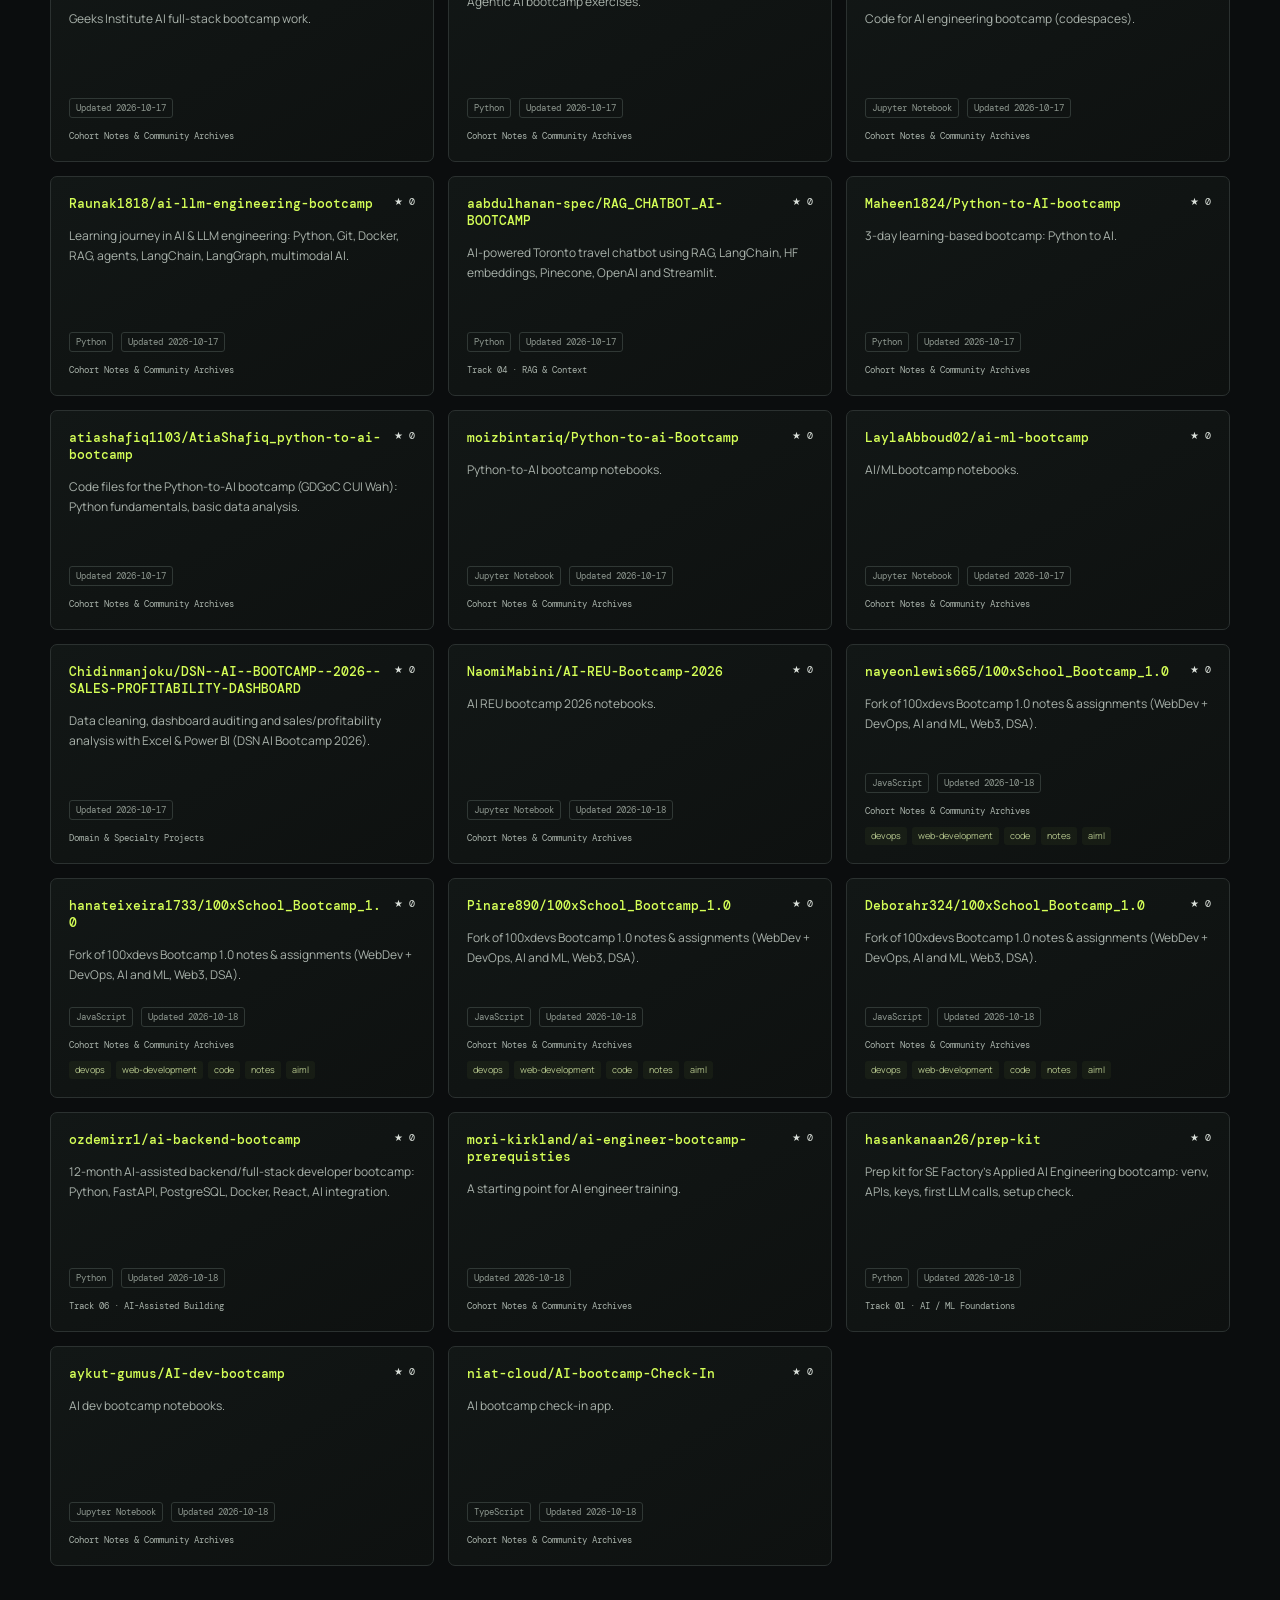
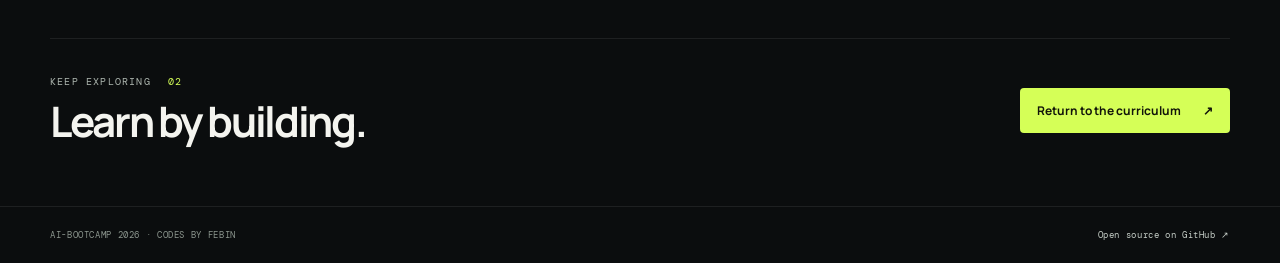
<file: site/catalog.html>
<!doctype html>
<html lang="en">
<head>
<meta charset="utf-8"><meta name="viewport" content="width=device-width, initial-scale=1"><meta name="theme-color" content="#0b0d0e">
<meta name="description" content="Browse 170 curated AI and machine learning bootcamp repositories by curriculum track, topic, and search.">
<title>Resource Catalog — AI-Bootcamp by Codes by Febin</title>
<link rel="preconnect" href="https://fonts.googleapis.com"><link rel="preconnect" href="https://fonts.gstatic.com" crossorigin>
<link href="https://fonts.googleapis.com/css2?family=DM+Mono:wght@400;500&family=Manrope:wght@400;500;600;700;800&display=swap" rel="stylesheet">
<link rel="stylesheet" href="./styles.css"><link rel="stylesheet" href="./catalog.css"><script src="./catalog.js" defer></script>
</head>
<body>
<a class="skip-link" href="#main">Skip to content</a>
<header class="site-header">
<a class="brand" href="./index.html" aria-label="Codes by Febin home"><span class="brand-mark" aria-hidden="true">C<span>B</span></span><span class="brand-name">CODES <span>BY FEBIN</span></span></a>
<nav class="nav" aria-label="Main navigation"><a href="./index.html#curriculum">Curriculum</a><a href="./catalog.html" aria-current="page">Catalog</a><a href="./index.html#about">About</a></nav>
<a class="nav-cta" href="https://github.com/CodesbyFebin/-AI-BOOTCAMP-2026" target="_blank" rel="noreferrer">View repository <span aria-hidden="true">↗</span></a>
</header>
<main id="main">
<section class="catalog-hero"><div class="catalog-wrap">
<p class="catalog-eyebrow"><span class="live-dot"></span> AI-BOOTCAMP / RESOURCE INDEX</p>
<h1>Find your next<br><span>learning project.</span></h1>
<p class="catalog-lede">Explore open-source bootcamps, notebooks, labs, and project examples, organized around the six learning tracks.</p>
<div class="catalog-stats" aria-label="Catalog snapshot statistics"><div><strong id="repo-total">170</strong><span>REPOSITORIES</span></div><div><strong id="track-total">10</strong><span>TOPIC GROUPS</span></div><div><strong>2026.10</strong><span>SNAPSHOT</span></div></div>
<p class="catalog-note">A discovery index, not an endorsement. Check each source for current status, license, and fit.</p>
</div></section>
<section class="catalog-section catalog-wrap" aria-labelledby="browse-heading">
<div class="catalog-heading"><div><p class="catalog-kicker">BROWSE THE INDEX <span>01</span></p><h2 id="browse-heading">170 places to start</h2></div><a class="catalog-source" href="https://github.com/CodesbyFebin/-AI-BOOTCAMP-2026/blob/main/CATALOG.md">Read the full Markdown catalog <span aria-hidden="true">↗</span></a></div>
<form class="filters" id="filters" role="search">
<div class="filter-search"><label for="query">Search repositories</label><input id="query" name="query" type="search" placeholder="Try LangGraph, Python, or RAG" autocomplete="off"></div>
<div><label for="category">Learning track</label><select id="category" name="category"><option value="">All groups</option></select></div>
<button class="filter-reset" type="reset">Clear filters</button>
</form>
<p id="result-count" class="result-count" role="status" aria-live="polite">Loading catalog…</p>
<div id="repo-grid" class="repo-grid" aria-busy="true"></div>
<p id="empty-state" class="empty-state" hidden>No repositories match these filters. Try another search or clear the filters.</p>
<p id="load-error" class="load-error" hidden>The catalog could not load. <a href="https://github.com/CodesbyFebin/-AI-BOOTCAMP-2026/blob/main/CATALOG.md">Open the repository catalog</a>.</p>
</section>
<section class="catalog-foot catalog-wrap"><div><p class="catalog-kicker">KEEP EXPLORING <span>02</span></p><h2>Learn by building.</h2></div><a class="button button-primary" href="./index.html#curriculum">Return to the curriculum <span aria-hidden="true">↗</span></a></section>
</main>
<footer class="catalog-footer"><div class="catalog-wrap"><span>AI-BOOTCAMP 2026 · CODES BY FEBIN</span><a href="https://github.com/CodesbyFebin/-AI-BOOTCAMP-2026">Open source on GitHub ↗</a></div></footer>
</body></html>
</file>
<file: site/styles.css>
:root{--bg:#0b0d0e;--surface:#111516;--ink:#f4f4ef;--muted:#a2a8a4;--line:#2b3130;--lime:#d5ff57;--violet:#a18cff;--blue:#78d9ff;--orange:#ff9a6a;--mono:"DM Mono",monospace;--sans:"Manrope",Arial,sans-serif}*{box-sizing:border-box}html{scroll-behavior:smooth}body{margin:0;background:var(--bg);color:var(--ink);font-family:var(--sans);font-size:15px;line-height:1.6}a{color:inherit;text-decoration:none}.skip-link{position:absolute;left:1rem;top:-5rem;z-index:10;padding:.7rem 1rem;background:var(--lime);color:#10120c}.skip-link:focus{top:1rem}.section-wrap{width:min(1180px,calc(100% - 64px));margin-inline:auto}.site-header{height:82px;padding:0 max(32px,calc((100vw - 1180px)/2));display:flex;align-items:center;justify-content:space-between;border-bottom:1px solid rgba(255,255,255,.08);gap:30px}.brand{display:flex;align-items:center;gap:11px;min-width:max-content}.brand-mark{width:34px;height:34px;border:1px solid var(--lime);border-radius:9px;display:grid;place-items:center;color:var(--lime);font:500 15px var(--mono);letter-spacing:-3px;padding-right:3px}.brand-mark span{color:var(--ink)}.brand-name{font:500 11px var(--mono);letter-spacing:.14em}.brand-name span{color:var(--muted)}.nav{display:flex;gap:31px;color:#c1c6c1;font-size:12px}.nav a:hover,.footer-link:hover{color:var(--lime)}.nav-cta{font-size:11px;border:1px solid #484f4d;border-radius:4px;padding:10px 14px;white-space:nowrap}.nav-cta span,.text-link span{color:var(--lime);margin-left:8px}.hero{min-height:630px;display:grid;grid-template-columns:1.03fr .97fr;align-items:center;position:relative;padding-top:40px;padding-bottom:62px}.hero-copy{position:relative;z-index:1}.eyebrow,.section-kicker,.card-tag,.core-label,.core-bottom,.visual-caption,.hero-note,.hero-index,.closing-label,.closing-coordinate,.workflow-row,.workflow-foot,.stack-label{font-family:var(--mono);letter-spacing:.1em}.eyebrow{font-size:10px;color:#b3bcb5;margin:0 0 22px}.live-dot,.status-dot,.workflow-led{display:inline-block;width:7px;height:7px;border-radius:50%;background:var(--lime);box-shadow:0 0 12px #d5ff5788;margin-right:8px}.eyebrow-divider{padding:0 9px;color:#56605b}.hero h1{font-size:clamp(52px,7vw,88px);line-height:1.03;letter-spacing:-.075em;margin:0 0 24px;font-weight:700}.hero h1 span{color:var(--lime)}.hero-lede{max-width:510px;color:#adb4ae;font-size:17px;line-height:1.7;margin:0 0 28px}.hero-actions{display:flex;align-items:center;gap:13px;flex-wrap:wrap}.button{display:inline-flex;align-items:center;gap:22px;border-radius:4px;padding:13px 17px;font-size:12px;font-weight:700;transition:transform .2s ease,background .2s ease}.button:hover{transform:translateY(-2px)}.button-primary{background:var(--lime);color:#12150a}.button-primary:hover{background:#e1ff83}.button-quiet{color:#d7dcd7;border:1px solid #3a4240}.button-quiet span{color:var(--lime)}.hero-note{font-size:9px;color:#707a73;margin-top:19px;letter-spacing:.07em}.hero-visual{height:440px;position:relative;display:grid;place-items:center}.visual-glow{position:absolute;width:350px;height:350px;border-radius:50%;background:radial-gradient(circle,#93d96018 0,transparent 68%);filter:blur(10px)}.orbit{position:absolute;border:1px solid #7f9a7a25;border-radius:50%;transform:rotate(-25deg)}.orbit-one{width:430px;height:245px}.orbit-two{width:350px;height:190px;transform:rotate(42deg);border-color:#c4ff5d24}.core-card{position:relative;width:245px;height:200px;border:1px solid #3c4c3f;background:linear-gradient(145deg,#1b241f,#111414 72%);border-radius:12px;box-shadow:0 28px 90px #0008,0 0 80px #ccff5510;padding:18px 20px;display:flex;flex-direction:column;justify-content:space-between;transform:rotate(-4deg)}.core-top,.core-bottom{display:flex;align-items:center;justify-content:space-between}.core-label{font-size:8px;color:#94a29a}.core-spark{font-size:20px;color:var(--lime)}.core-symbol{font:500 66px var(--mono);letter-spacing:-.1em;color:#f3f6e9;text-align:center;line-height:1}.core-symbol span{color:var(--lime);animation:blink 1.15s steps(2,start) infinite}.core-bottom{font-size:7px;color:#9da9a0;justify-content:flex-start}.status-dot{width:5px;height:5px;margin-right:7px}.orbit-node{position:absolute;width:58px;height:58px;display:grid;place-items:center;background:#131918;border:1px solid #38423d;border-radius:50%;color:#cad3c9;font:9px var(--mono);letter-spacing:.08em;box-shadow:0 0 30px #0008}.node-a{top:64px;right:69px;color:var(--lime);border-color:#7d9741}.node-b{bottom:65px;right:79px;color:#c2adff;border-color:#625291}.node-c{top:188px;left:21px;color:#8ce3ff;border-color:#497286}.visual-caption{position:absolute;bottom:5px;right:5px;color:#78817b;font-size:8px}.hero-index{position:absolute;bottom:24px;left:0;color:#59625d;font-size:9px}.hero-index span{padding:0 5px;color:var(--lime)}.signal-strip{height:72px;padding:0 max(32px,calc((100vw - 1180px)/2));border-top:1px solid var(--line);border-bottom:1px solid var(--line);display:flex;align-items:center;justify-content:space-between;color:#b6bdb7;font:9px var(--mono);letter-spacing:.1em}.signal-strip div span{color:var(--lime);margin-right:11px}.signal-strip i{width:4px;height:4px;background:#58605b;border-radius:50%}.intro{padding-top:120px;padding-bottom:125px}.section-kicker{color:var(--lime);font-size:9px;margin-bottom:25px}.section-kicker span{color:#69736c;margin-left:10px}.intro-grid{display:grid;grid-template-columns:1fr 1fr;gap:70px;align-items:start}.intro h2,.section-heading h2,.build h2,.stack h2,.audience h2,.closing h2{font-size:clamp(32px,4.1vw,52px);line-height:1.12;letter-spacing:-.065em;margin:0;font-weight:600}.intro h2 span{color:#87918a}.intro-text{max-width:470px;color:#a8b0aa;font-size:14px}.intro-text p:first-child{margin-top:0}.intro-text p:last-child{margin-bottom:0}.curriculum{padding:72px 0 120px;border-top:1px solid var(--line)}.section-heading{display:flex;justify-content:space-between;align-items:end;gap:40px;margin-bottom:37px}.section-heading .section-kicker{margin-bottom:17px}.section-heading p{color:#939d96;font-size:12px;max-width:320px;margin:0 0 5px}.section-heading h2{font-size:clamp(30px,3.6vw,44px)}.curriculum-grid{display:grid;grid-template-columns:repeat(2,1fr);gap:14px}.curriculum-card{position:relative;min-height:305px;border-radius:8px;padding:22px 25px 25px;overflow:hidden;color:#11140f}.card-lime{background:var(--lime)}.card-violet{background:var(--violet)}.card-blue{background:var(--blue)}.card-orange{background:var(--orange)}.card-top{display:flex;justify-content:space-between;align-items:center}.part-number{font:13px var(--mono);opacity:.65}.card-tag{font-size:8px;opacity:.75}.curriculum-card h3{font-size:29px;line-height:1.12;letter-spacing:-.06em;margin:27px 0 11px}.curriculum-card p{font-size:11px;line-height:1.6;max-width:390px;margin:0 0 14px;opacity:.8}.curriculum-card ul{list-style:none;padding:0;margin:0;display:grid;gap:4px;font-size:10px}.curriculum-card li:before{content:"↳";margin-right:8px;opacity:.6}.card-arrow{position:absolute;bottom:21px;right:24px;font-size:20px;opacity:.6}.build{display:grid;grid-template-columns:.78fr 1.22fr;gap:80px;align-items:center;padding-top:40px;padding-bottom:130px;border-top:1px solid var(--line)}.build-copy .section-kicker{margin-bottom:18px}.build h2{font-size:clamp(34px,4.1vw,48px)}.build-copy p{max-width:345px;color:#9ea7a0;font-size:13px;margin:20px 0}.text-link{font:10px var(--mono);letter-spacing:.04em;color:#e1e5e0}.workflow{border:1px solid #343c38;border-radius:7px;padding:6px 21px;background:linear-gradient(140deg,#111615,#0d1010)}.workflow-row{height:70px;display:grid;grid-template-columns:25px 1.2fr 1.5fr 22px;align-items:center;border-bottom:1px solid #252c28;gap:12px;font-size:8px;letter-spacing:.06em}.workflow-index{color:var(--lime)}.workflow-name{color:#e1e7df}.workflow-desc{color:#7f8a82;font:10px var(--sans);letter-spacing:0}.workflow-arrow{color:#59645c;font-size:15px}.workflow-row:last-of-type .workflow-arrow{color:var(--lime)}.workflow-foot{padding:17px 0 12px;color:#758078;font-size:8px}.workflow-led{width:5px;height:5px}.stack{padding-top:75px;padding-bottom:115px;border-top:1px solid var(--line)}.stack .section-kicker{margin-bottom:16px}.stack-heading{display:flex;justify-content:space-between;align-items:end;margin-bottom:38px;gap:30px}.stack h2{font-size:clamp(34px,4vw,48px)}.stack-heading p{font-size:10px;color:#79837c;max-width:245px;margin-bottom:5px}.stack-list{border-top:1px solid #36403a}.stack-row{min-height:72px;border-bottom:1px solid #303834;display:grid;grid-template-columns:205px 1fr;align-items:center;gap:20px}.stack-label{font-size:8px;color:#929d95}.chips{display:flex;gap:7px;flex-wrap:wrap}.chips span{font:9px var(--mono);padding:6px 9px;border:1px solid #353f39;border-radius:3px;color:#c3cbc4}.audience{display:grid;grid-template-columns:100px 1fr 1fr;gap:40px;align-items:center;padding-top:70px;padding-bottom:100px;border-top:1px solid var(--line)}.audience-mark{font:48px/.88 var(--mono);color:#596b4b;letter-spacing:-.12em}.audience-mark span{color:var(--lime);font-size:35px}.audience .section-kicker{margin-bottom:14px}.audience h2{font-size:38px}.audience-copy{color:#9ea7a0;font-size:12px;max-width:430px}.audience-copy p:last-child{margin-bottom:0}.closing{padding:35px 40px 45px;border:1px solid #46513b;border-radius:9px;background:radial-gradient(ellipse at 88% 12%,#caff5612,transparent 40%),linear-gradient(115deg,#121916,#0d1010);margin-bottom:78px}.closing-top{display:flex;justify-content:space-between;color:#8d9b90;font:8px var(--mono);letter-spacing:.12em}.closing h2{font-size:clamp(34px,5.5vw,64px);margin:45px 0 28px}.closing h2 span{color:var(--lime)}.site-footer{border-top:1px solid var(--line);padding-top:27px;padding-bottom:30px;display:grid;grid-template-columns:1fr 1fr auto;gap:8px 20px;align-items:center}.footer-brand .brand-mark{width:29px;height:29px}.site-footer p,.footer-link{font:9px var(--mono);color:#89928b}.site-footer p{text-align:center}.footer-link{text-align:right}.footer-link span{color:var(--lime);margin-left:4px}.site-footer small{grid-column:1/-1;color:#657069;font:8px/1.6 var(--mono);padding-top:12px;border-top:1px solid #222a25;margin-top:9px}@keyframes blink{to{visibility:hidden}}@media(max-width:860px){.site-header{padding-inline:24px}.nav{gap:17px}.section-wrap{width:calc(100% - 48px)}.hero{min-height:580px;grid-template-columns:1fr .78fr}.hero-visual{transform:scale(.86);margin-inline:-25px}.hero h1{font-size:clamp(50px,7.5vw,70px)}.signal-strip{padding-inline:24px}.signal-strip div{font-size:8px}.build{gap:36px}.audience{grid-template-columns:68px 1fr 1fr;gap:24px}.stack-row{grid-template-columns:160px 1fr}}@media(max-width:640px){.site-header{height:auto;min-height:72px;padding:15px 20px;flex-wrap:wrap;gap:13px}.brand-name{font-size:10px}.nav{order:3;width:100%;justify-content:space-between;border-top:1px solid #252c28;padding-top:12px;gap:10px}.nav a{font-size:10px}.nav-cta{font-size:9px;padding:8px 10px}.section-wrap{width:calc(100% - 40px)}.hero{display:block;padding-top:65px;padding-bottom:46px;min-height:unset}.hero h1{font-size:clamp(49px,14vw,72px)}.hero-lede{font-size:15px}.hero-visual{height:320px;transform:none;margin:25px 0 12px}.orbit-one{width:min(360px,95vw);height:210px}.orbit-two{width:min(300px,80vw);height:170px}.core-card{transform:scale(.85) rotate(-4deg)}.node-a{right:20px;top:34px}.node-b{right:29px;bottom:30px}.node-c{left:7px}.visual-caption{font-size:7px;right:4px;bottom:0}.hero-index{display:none}.signal-strip{height:auto;padding:18px 20px;display:grid;grid-template-columns:1fr 1fr;gap:15px;font-size:8px}.signal-strip i{display:none}.intro{padding-top:78px;padding-bottom:83px}.intro-grid{grid-template-columns:1fr;gap:17px}.intro h2,.section-heading h2,.build h2,.stack h2{font-size:36px}.curriculum{padding-top:60px;padding-bottom:83px}.section-heading{display:block}.section-heading p{margin-top:15px}.curriculum-grid{grid-template-columns:1fr}.curriculum-card{min-height:280px}.build{grid-template-columns:1fr;gap:30px;padding-bottom:82px}.workflow{padding-inline:13px}.workflow-row{grid-template-columns:18px 1.1fr 1.3fr 15px;gap:7px;font-size:7px}.workflow-desc{font-size:9px}.stack{padding-top:62px;padding-bottom:75px}.stack-heading{display:block}.stack-heading p{margin-top:16px}.stack-row{grid-template-columns:1fr;gap:8px;padding:14px 0}.stack-label{font-size:8px}.chips span{font-size:8px;padding:5px 7px}.audience{grid-template-columns:50px 1fr;gap:20px;padding-top:55px;padding-bottom:70px}.audience-mark{font-size:35px}.audience-mark span{font-size:27px}.audience h2{font-size:31px}.audience-copy{grid-column:2;font-size:11px}.closing{padding:26px 22px 30px;margin-bottom:54px}.closing-top{font-size:7px}.closing h2{font-size:clamp(34px,10vw,48px);margin:40px 0 25px}.site-footer{grid-template-columns:1fr auto;gap:7px}.site-footer p{grid-row:2;grid-column:1;text-align:left;margin:2px 0}.footer-link{grid-column:2;grid-row:1/3;font-size:8px}.site-footer small{font-size:7px}}@media(prefers-reduced-motion:reduce){html{scroll-behavior:auto}*,*::before,*::after{animation-duration:.01ms!important;animation-iteration-count:1!important;transition-duration:.01ms!important}}

.banner-wrap{margin-top:34px;margin-bottom:68px}.program-banner{display:block;width:100%;height:auto;border:1px solid #37443e;border-radius:8px;box-shadow:0 24px 80px #0005}@media(max-width:640px){.banner-wrap{margin-top:15px;margin-bottom:45px}.program-banner{border-radius:5px}}
</file>
<file: site/curriculum.css>
.track-hint{margin:-17px 0 15px;color:#7f8b82;font:9px var(--mono);letter-spacing:.06em}.track-hint span{color:var(--lime);font-size:14px;vertical-align:-1px;margin-right:6px}.track-grid{display:grid;grid-template-columns:repeat(2,minmax(0,1fr));gap:12px}.track-card{align-self:start;background:linear-gradient(145deg,#141918,#0f1211);border:1px solid #303a34;border-radius:7px;overflow:hidden;transition:border-color .2s ease,transform .2s ease}.track-card:hover,.track-card[open]{border-color:#65734e}.track-card summary{list-style:none;cursor:pointer;display:grid;grid-template-columns:34px 1fr 24px;gap:14px;align-items:start;padding:20px 19px;min-height:145px}.track-card summary::-webkit-details-marker{display:none}.track-card summary:focus-visible{outline:2px solid var(--lime);outline-offset:-4px;border-radius:7px}.track-number{font:12px var(--mono);color:var(--track-accent);padding-top:2px}.track-summary{display:flex;flex-direction:column}.track-label{font:8px var(--mono);letter-spacing:.13em;color:var(--track-accent);margin-bottom:10px}.track-summary strong{font-size:19px;line-height:1.22;letter-spacing:-.045em;font-weight:600}.track-summary small{font:11px/1.55 var(--sans);color:#929d95;margin-top:8px;max-width:390px}.track-toggle{width:22px;height:22px;border:1px solid #465148;border-radius:50%;display:grid;place-items:center;color:var(--track-accent);font:14px var(--mono);transition:transform .2s ease,background .2s ease}.track-card[open] .track-toggle{transform:rotate(45deg);background:#222b21}.track-lime{--track-accent:var(--lime)}.track-violet{--track-accent:var(--violet)}.track-blue{--track-accent:var(--blue)}.track-orange{--track-accent:var(--orange)}.track-mint{--track-accent:#73edc4}.track-slate{--track-accent:#c6d2ff}.lesson-list{counter-reset:lesson;list-style:none;margin:0;padding:0 19px 16px 67px;border-top:1px solid #252d28}.lesson-list li{counter-increment:lesson;position:relative;padding:13px 0 11px;border-bottom:1px solid #232a25}.lesson-list li:last-child{border-bottom:0}.lesson-list li::before{content:counter(lesson,decimal-leading-zero);position:absolute;left:-44px;top:15px;color:#68756b;font:8px var(--mono)}.lesson-list b{display:block;color:#dbe1db;font-size:11px;font-weight:600;line-height:1.4}.lesson-list span{display:block;color:#89958c;font-size:10px;line-height:1.55;margin-top:4px}@media(max-width:640px){.track-grid{grid-template-columns:1fr}.track-card summary{min-height:unset;padding:17px 15px;grid-template-columns:28px 1fr 22px;gap:10px}.track-summary strong{font-size:18px}.lesson-list{padding-left:54px;padding-right:14px}.lesson-list li::before{left:-34px}}
</file>
<file: site/catalog.css>
.catalog-wrap{width:min(1180px,calc(100% - 64px));margin-inline:auto}.catalog-hero{padding:88px 0 70px;border-bottom:1px solid rgba(255,255,255,.08);background:radial-gradient(ellipse at 72% 20%,#b5ff5712 0,transparent 42%)}.catalog-eyebrow,.catalog-kicker{font:10px var(--mono);letter-spacing:.12em;color:#adb6af}.catalog-eyebrow{margin:0 0 22px}.catalog-hero h1{font-size:clamp(50px,8vw,86px);line-height:1.02;letter-spacing:-.075em;margin:0 0 20px}.catalog-hero h1 span{color:var(--lime)}.catalog-lede{max-width:650px;color:#b4bcb6;font-size:17px;line-height:1.75;margin:0}.catalog-stats{display:flex;gap:48px;margin-top:34px}.catalog-stats div{display:grid;gap:1px}.catalog-stats strong{font-size:24px;letter-spacing:-.04em}.catalog-stats span{font:9px var(--mono);letter-spacing:.1em;color:#86918a}.catalog-note{font:10px var(--mono);color:#89928d;margin-top:28px}.catalog-section{padding-top:62px;padding-bottom:72px}.catalog-heading{display:flex;align-items:end;justify-content:space-between;gap:24px;margin-bottom:28px}.catalog-kicker{margin:0 0 9px}.catalog-kicker span{color:var(--lime);margin-left:10px}.catalog-heading h2,.catalog-foot h2{margin:0;font-size:clamp(26px,4vw,42px);letter-spacing:-.055em;line-height:1.15}.catalog-source{font-size:12px;color:#bec6bf}.catalog-source span{color:var(--lime);margin-left:6px}.filters{display:grid;grid-template-columns:minmax(260px,1fr) minmax(200px,.45fr) auto;gap:14px;align-items:end;padding:18px;border:1px solid var(--line);background:#111516;border-radius:8px}.filters label{display:block;margin:0 0 7px;font:10px var(--mono);letter-spacing:.07em;color:#a4aea6}.filters input,.filters select{width:100%;min-height:44px;border:1px solid #39423d;border-radius:4px;background:#0b0d0e;color:var(--ink);font:13px var(--sans);padding:0 12px}.filters input::placeholder{color:#6f7972}.filters input:focus,.filters select:focus,.filter-reset:focus-visible{outline:2px solid var(--lime);outline-offset:2px}.filter-reset{min-height:44px;border:1px solid #39423d;border-radius:4px;background:transparent;color:#dce1db;font:11px var(--sans);padding:0 15px;cursor:pointer}.filter-reset:hover{border-color:var(--lime);color:var(--lime)}.result-count{font:10px var(--mono);color:#a0aaa2;margin:18px 0 14px}.repo-grid{display:grid;grid-template-columns:repeat(3,minmax(0,1fr));gap:14px}.repo-card{min-width:0;border:1px solid var(--line);border-radius:7px;background:linear-gradient(150deg,#121716,#0e1110);padding:18px;display:flex;flex-direction:column;min-height:220px;transition:border-color .2s,transform .2s}.repo-card:hover{border-color:#738454;transform:translateY(-2px)}.repo-card-top{display:flex;justify-content:space-between;align-items:start;gap:10px}.repo-name{font:500 13px var(--mono);color:var(--lime);overflow-wrap:anywhere}.repo-stars{font:10px var(--mono);color:#d9dfd9;white-space:nowrap}.repo-description{font-size:12px;line-height:1.6;color:#aab3ac;margin:14px 0 18px;flex:1}.repo-meta{display:flex;gap:8px;flex-wrap:wrap;align-items:center;color:#8f9991;font:9px var(--mono)}.repo-meta span{border:1px solid #303835;border-radius:3px;padding:3px 6px}.repo-meta .archived{color:#ffb68f;border-color:#79513c}.repo-category{display:block;color:#a8b2aa;font:9px var(--mono);line-height:1.5;margin-top:12px}.repo-topics{display:flex;gap:5px;flex-wrap:wrap;margin-top:8px}.repo-topics span{font-size:9px;color:#b6c78e;background:#d5ff570b;border-radius:3px;padding:2px 6px}.empty-state,.load-error{border:1px dashed #48514c;border-radius:6px;padding:28px;text-align:center;color:#aab3ac}.load-error a{color:var(--lime);text-decoration:underline}.catalog-foot{border-top:1px solid rgba(255,255,255,.08);padding-top:36px;padding-bottom:60px;display:flex;align-items:center;justify-content:space-between;gap:20px}.catalog-footer{border-top:1px solid rgba(255,255,255,.08);padding:22px 0;color:#8c968e;font:9px var(--mono);letter-spacing:.07em}.catalog-footer .catalog-wrap{display:flex;justify-content:space-between;gap:20px}.catalog-footer a{color:#c6cec7}.catalog-footer a:hover{color:var(--lime)}@media(max-width:900px){.repo-grid{grid-template-columns:repeat(2,minmax(0,1fr))}.filters{grid-template-columns:1fr 1fr}.filter-reset{grid-column:2;justify-self:end}.catalog-heading{align-items:start;flex-direction:column}}@media(max-width:620px){.catalog-wrap{width:calc(100% - 36px)}.catalog-hero{padding:65px 0 50px}.catalog-stats{gap:24px;flex-wrap:wrap}.catalog-stats strong{font-size:21px}.catalog-section{padding-top:45px;padding-bottom:52px}.filters{grid-template-columns:1fr}.filter-reset{grid-column:auto;justify-self:start}.repo-grid{grid-template-columns:1fr}.repo-card{min-height:0}.catalog-foot,.catalog-footer .catalog-wrap{align-items:flex-start;flex-direction:column}.catalog-footer .catalog-wrap{gap:8px}}
</file>
